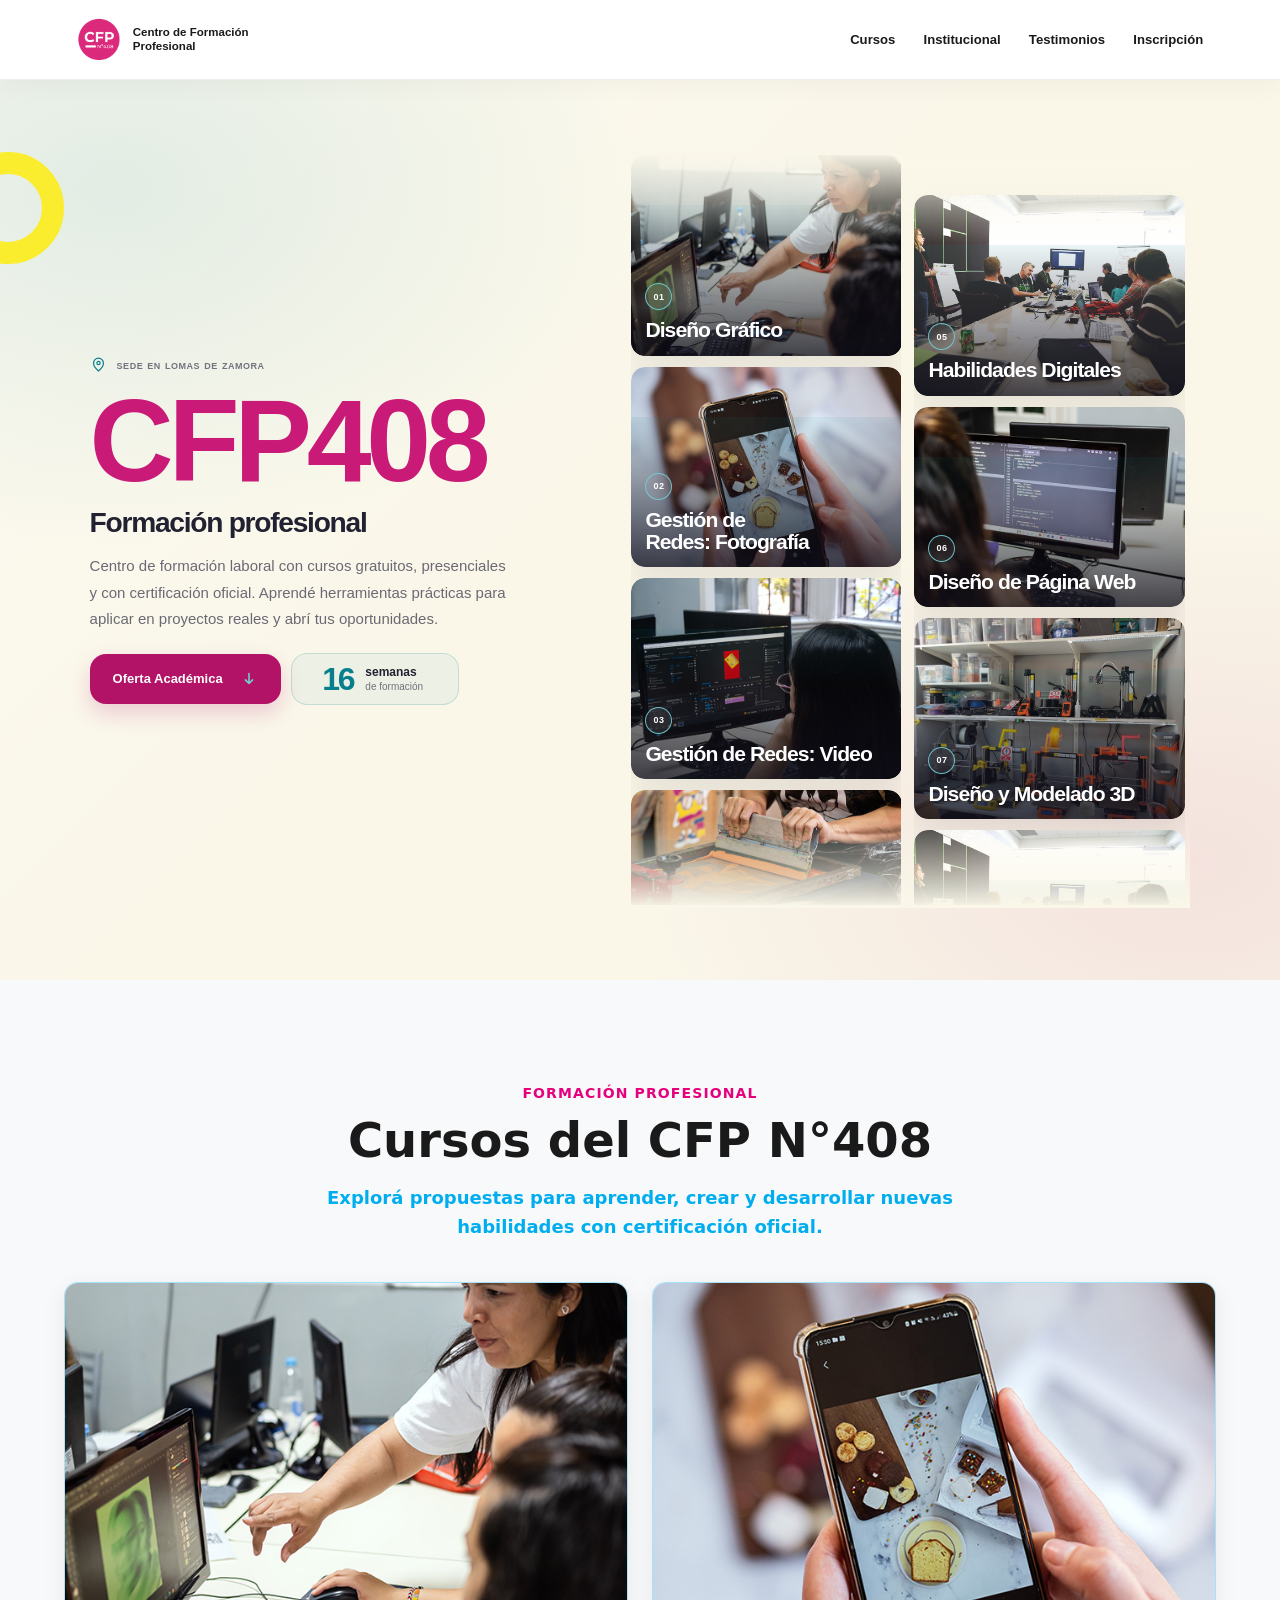
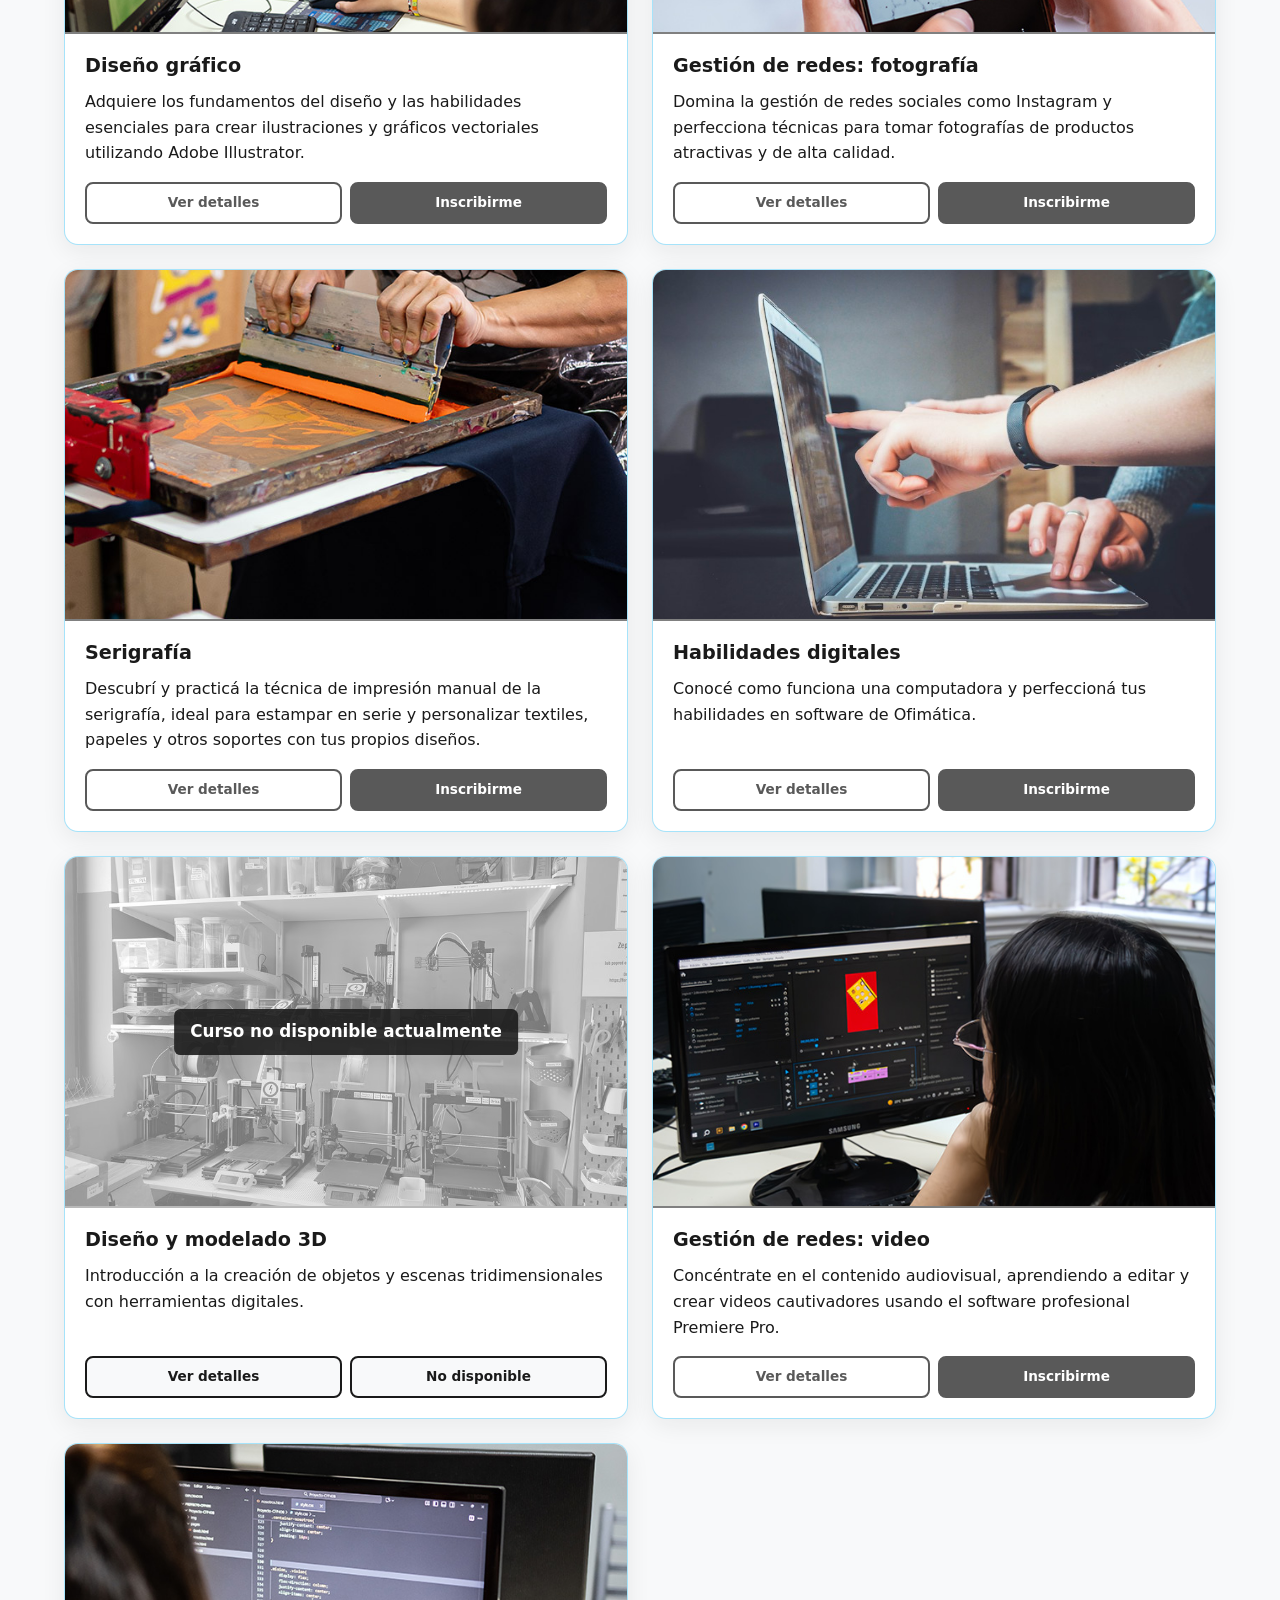
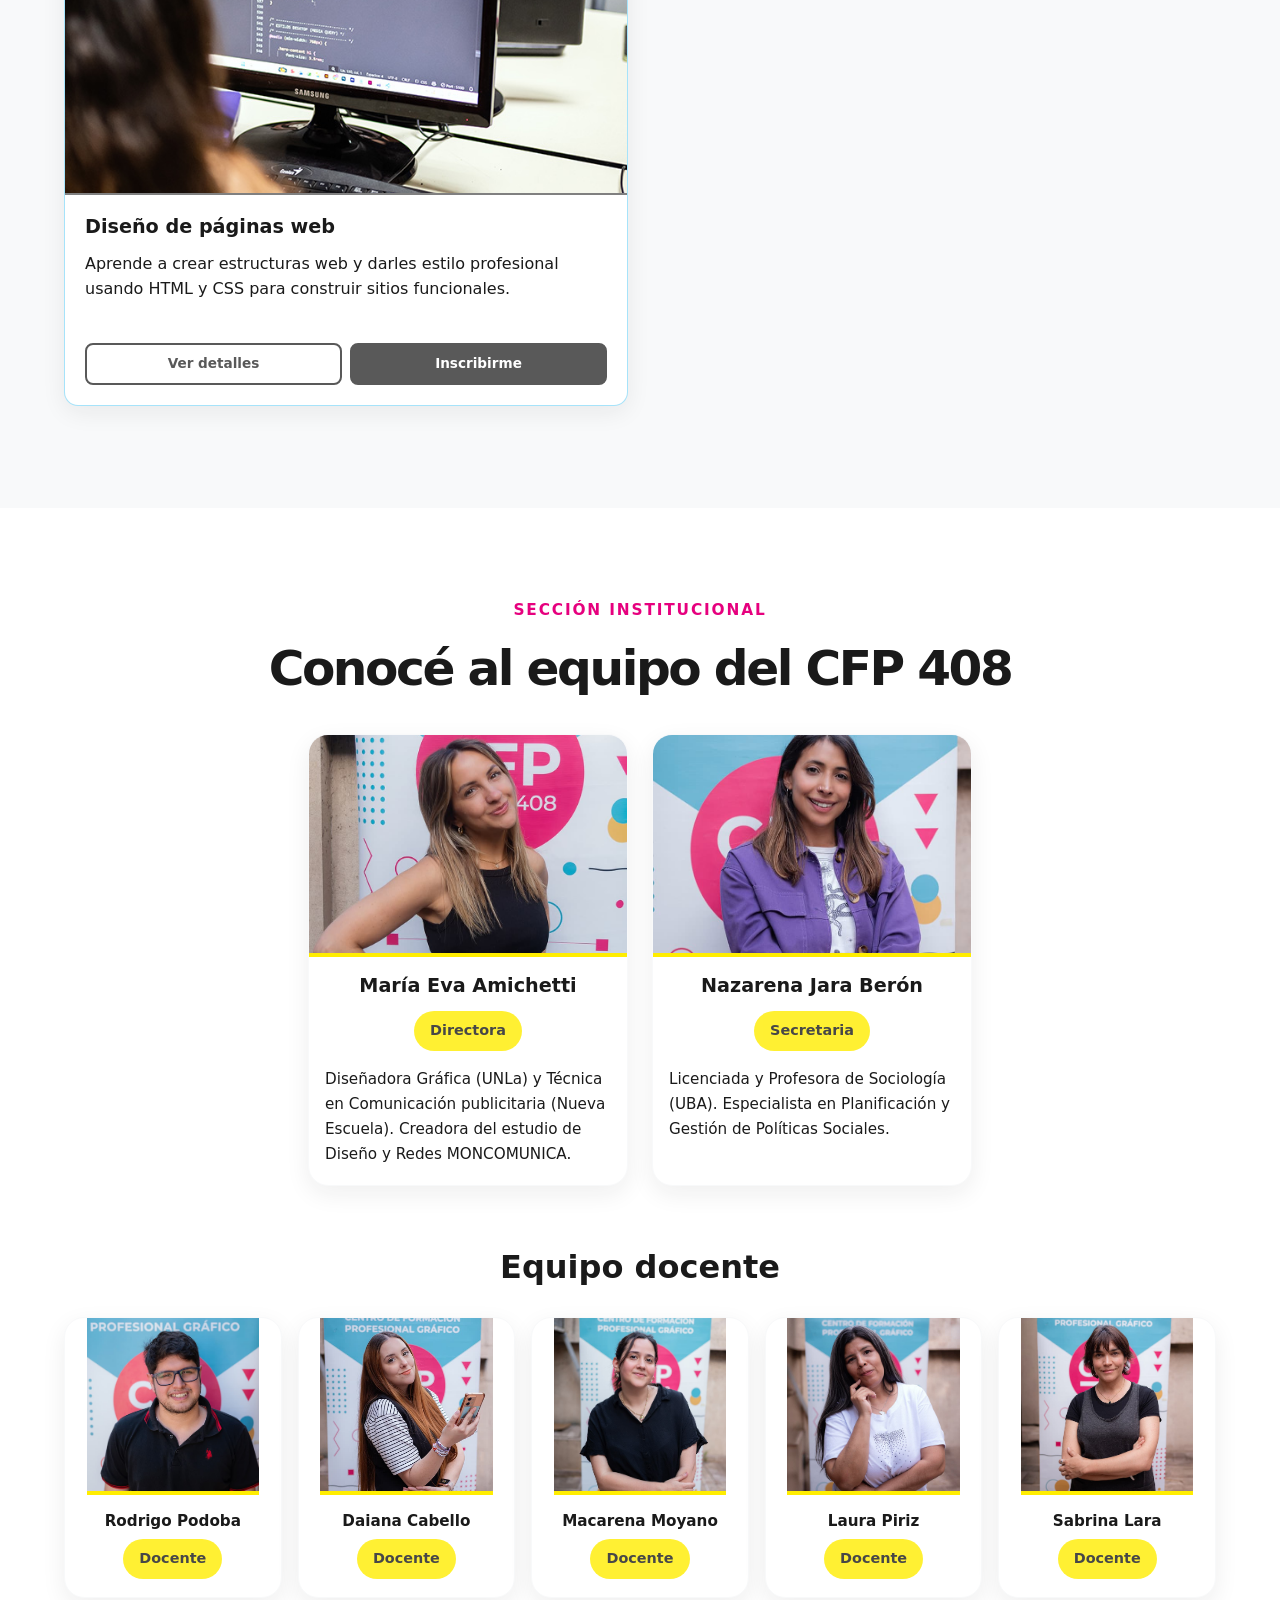
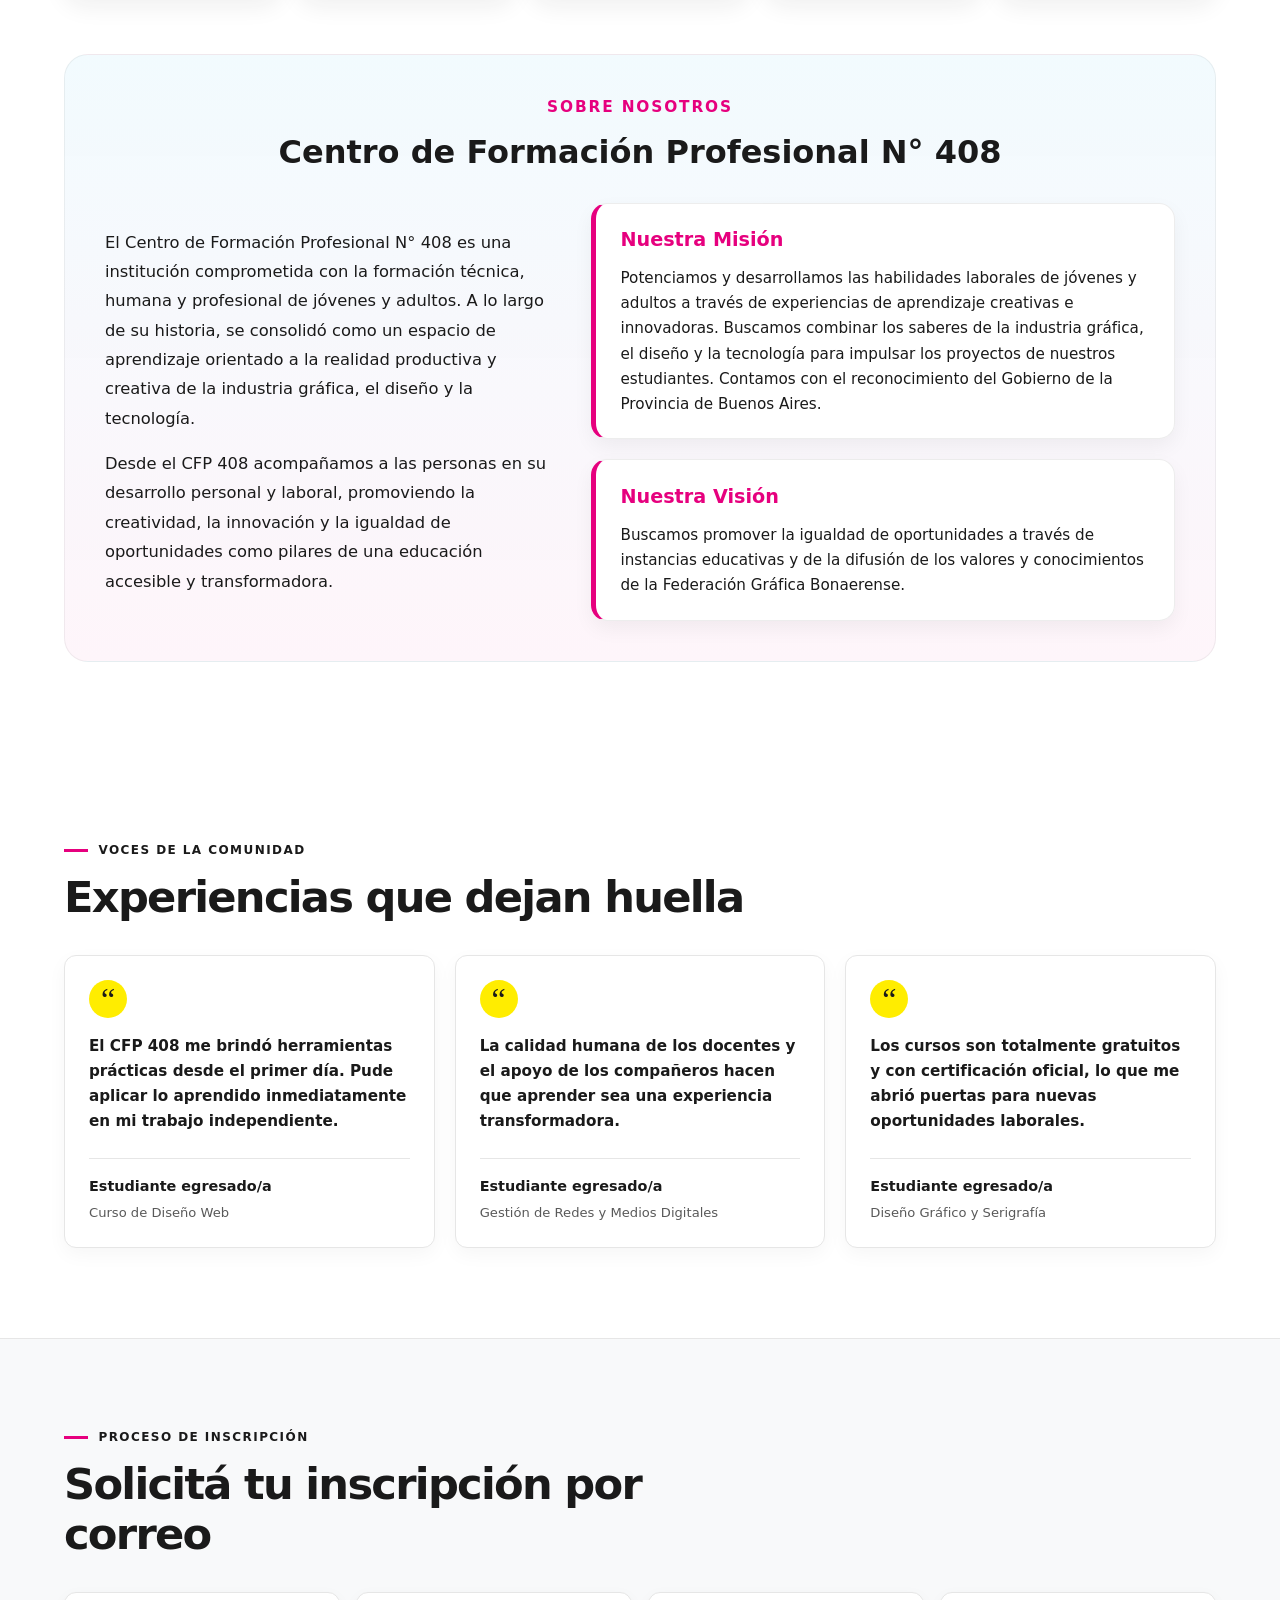
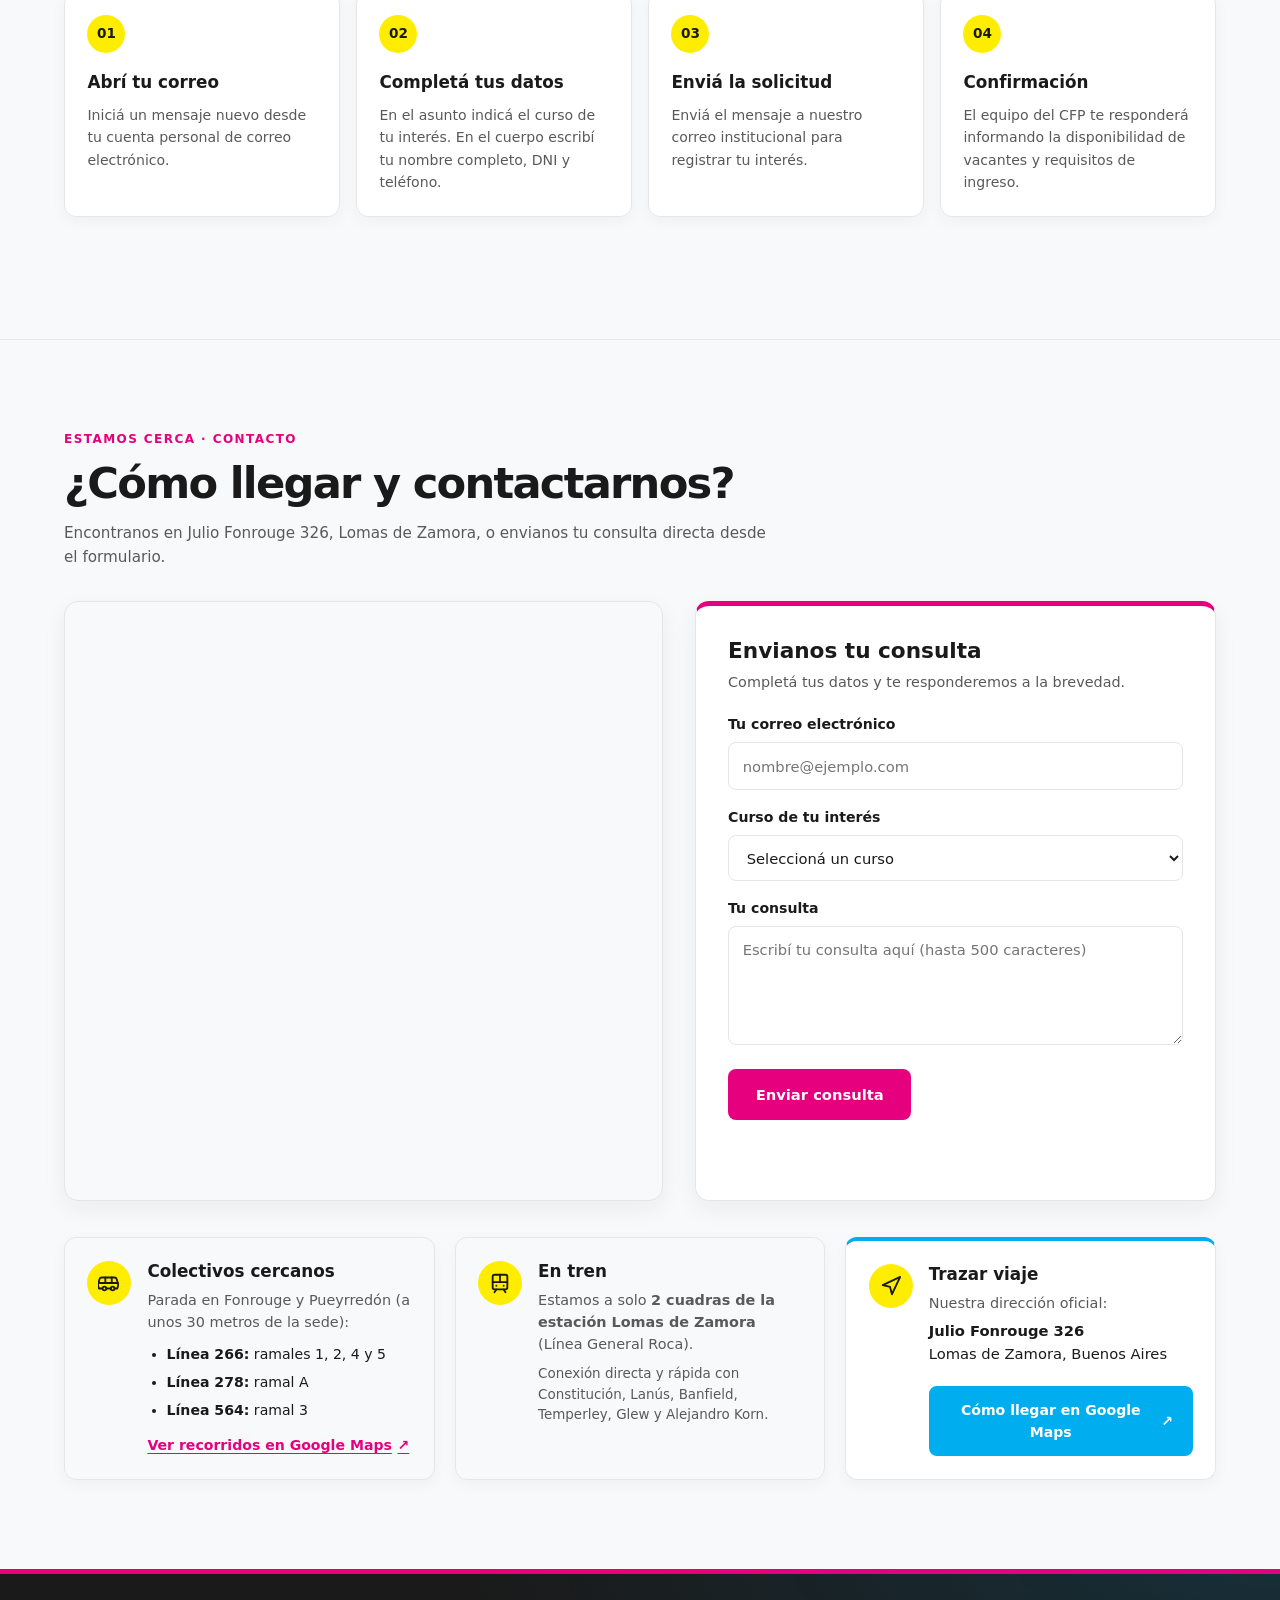
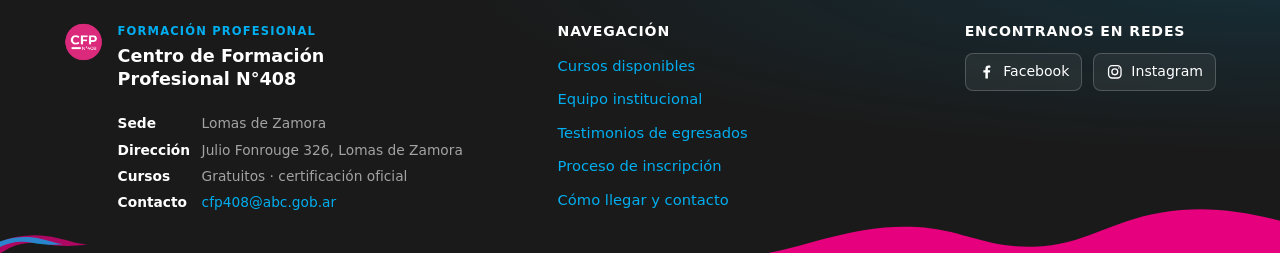
<file: index.html>
<!doctype html>
<html lang="es">
  <head>
    <meta charset="utf-8" />
    <meta name="viewport" content="width=device-width, initial-scale=1" />
    <meta name="theme-color" content="#faf7e9" />
    <meta
      name="description"
      content="Cursos gratuitos de formación profesional con certificación oficial en el CFP N°408."
    />
    <title>CFP N°408 | Centro de Formación Profesional</title>

    <!-- Hojas de estilo modulares -->
    <link rel="stylesheet" href="css/base.css" />
    <link rel="stylesheet" href="css/hero-navbar.css" />
    <link rel="stylesheet" href="css/cursos.css" />
    <link rel="stylesheet" href="css/institucional.css" />
    <link rel="stylesheet" href="css/testimonios-inscripcion.css" />
    <link rel="stylesheet" href="css/como-llegar.css" />
    <link rel="stylesheet" href="css/footer.css" />

    <!-- Scripts funcionales -->
    <script src="js/hero-navbar.js" defer></script>
    <script src="js/cursos.js" defer></script>
    <script src="js/institucional.js" defer></script>
    <script src="js/contacto.js" defer></script>
  </head>
  <body>
    <a class="skip-link" href="#inicio">Saltar al contenido</a>

    <!-- =======================================================================
         1. NAVBAR / NAVEGACIÓN PRINCIPAL (Conservada según lo solicitado)
         ======================================================================= -->
    <header class="site-nav">
      <a class="site-nav__brand" href="#inicio" aria-label="CFP 408, inicio">
        <img class="site-nav__brand-mark" src="assets/Imagenes%20Cursos%20y%20Logo/logo.png" alt="" aria-hidden="true" />
        <span class="site-nav__brand-name">Centro de Formación<br />Profesional</span>
      </a>

      <nav class="site-nav__desktop" aria-label="Navegación principal">
        <a href="#cursos">Cursos</a>
        <a href="#institucional">Institucional</a>
        <a href="#testimonios">Testimonios</a>
        <a href="#inscripcion">Inscripción</a>
      </nav>

      <button
        class="site-nav__toggle"
        type="button"
        aria-label="Abrir menú de navegación"
        aria-expanded="false"
        aria-controls="site-nav-mobile-links"
      >
        <span></span>
        <span></span>
      </button>

      <nav class="site-nav__mobile-nav" id="site-nav-mobile-links" aria-label="Navegación móvil" hidden>
        <a href="#cursos">Cursos</a>
        <a href="#institucional">Institucional</a>
        <a href="#testimonios">Testimonios</a>
        <a href="#inscripcion">Inscripción</a>
      </nav>
    </header>

    <!-- =======================================================================
         2. HERO SECTION (Rediseño completo de fix-HeroSection)
         ======================================================================= -->
    <section class="hero" id="inicio" aria-labelledby="hero-title">
      <div class="hero__copy">
        <p class="hero__eyebrow">
          <svg aria-hidden="true" viewBox="0 0 24 24" fill="none">
            <path d="M19 10.1c0 5-7 11-7 11s-7-6-7-11a7 7 0 1 1 14 0Z" stroke="currentColor" stroke-width="1.7"/>
            <circle cx="12" cy="10" r="2.3" stroke="currentColor" stroke-width="1.7"/>
          </svg>
          sede en lomas de zamora
        </p>
        <h1 class="hero__title" id="hero-title">CFP408</h1>
        <p class="hero__subtitle">Formación profesional</p>
        <p class="hero__description">
          Centro de formación laboral con cursos gratuitos, presenciales y con certificación oficial.
          Aprendé herramientas prácticas para aplicar en proyectos reales y abrí tus oportunidades.
        </p>
        <div class="hero__actions">
          <a class="hero__cta" href="#cursos">
            Oferta Académica
            <svg class="hero__cta-arrow" aria-hidden="true" viewBox="0 0 20 20" fill="none">
              <path d="M10 4v11m-4-4 4 4 4-4" stroke="currentColor" stroke-width="1.7" stroke-linecap="round" stroke-linejoin="round"/>
            </svg>
          </a>
          <div class="hero__duration" aria-label="16 semanas de formación">
            <span class="hero__duration-number">16</span>
            <span class="hero__duration-copy"><strong>semanas</strong><small>de formación</small></span>
          </div>
        </div>
      </div>

      <div class="hero__gallery" role="region" aria-label="Cursos de formación destacados">
        <div class="hero__lane hero__lane--up">
          <div class="hero__track">
            <div class="hero__track-group">
              <article class="hero__course-card">
                <figure class="hero__course-figure">
                  <img src="assets/Imagenes%20Cursos%20y%20Logo/Dise%C3%B1o-G1.jpg" alt="Clase del curso de diseño gráfico" width="1024" height="768" />
                  <figcaption><span class="hero__course-number" aria-hidden="true">01</span><span class="hero__course-title">Diseño Gráfico</span></figcaption>
                </figure>
              </article>
              <article class="hero__course-card">
                <figure class="hero__course-figure">
                  <img src="assets/Imagenes%20Cursos%20y%20Logo/Fotoproducto.jpg" alt="Estudiante fotografiando un producto con su teléfono" width="640" height="960" />
                  <figcaption><span class="hero__course-number" aria-hidden="true">02</span><span class="hero__course-title">Gestión de Redes: Fotografía</span></figcaption>
                </figure>
              </article>
              <article class="hero__course-card">
                <figure class="hero__course-figure">
                  <img src="assets/Imagenes%20Cursos%20y%20Logo/Video-Redes.jpg" alt="Estudiante editando un video para redes sociales" width="1024" height="768" />
                  <figcaption><span class="hero__course-number" aria-hidden="true">03</span><span class="hero__course-title">Gestión de Redes: Video</span></figcaption>
                </figure>
              </article>
              <article class="hero__course-card">
                <figure class="hero__course-figure">
                  <img src="assets/Imagenes%20Cursos%20y%20Logo/Serigrafia.jpg" alt="Estudiante estampando una prenda con serigrafía" width="1024" height="768" />
                  <figcaption><span class="hero__course-number" aria-hidden="true">04</span><span class="hero__course-title">Serigrafía</span></figcaption>
                </figure>
              </article>
            </div>
            <div class="hero__track-group" aria-hidden="true">
              <article class="hero__course-card">
                <figure class="hero__course-figure">
                  <img src="assets/Imagenes%20Cursos%20y%20Logo/Dise%C3%B1o-G1.jpg" alt="Clase del curso de diseño gráfico" width="1024" height="768" />
                  <figcaption><span class="hero__course-number" aria-hidden="true">01</span><span class="hero__course-title">Diseño Gráfico</span></figcaption>
                </figure>
              </article>
              <article class="hero__course-card">
                <figure class="hero__course-figure">
                  <img src="assets/Imagenes%20Cursos%20y%20Logo/Fotoproducto.jpg" alt="Estudiante fotografiando un producto con su teléfono" width="640" height="960" />
                  <figcaption><span class="hero__course-number" aria-hidden="true">02</span><span class="hero__course-title">Gestión de Redes: Fotografía</span></figcaption>
                </figure>
              </article>
              <article class="hero__course-card">
                <figure class="hero__course-figure">
                  <img src="assets/Imagenes%20Cursos%20y%20Logo/Video-Redes.jpg" alt="Estudiante editando un video para redes sociales" width="1024" height="768" />
                  <figcaption><span class="hero__course-number" aria-hidden="true">03</span><span class="hero__course-title">Gestión de Redes: Video</span></figcaption>
                </figure>
              </article>
              <article class="hero__course-card">
                <figure class="hero__course-figure">
                  <img src="assets/Imagenes%20Cursos%20y%20Logo/Serigrafia.jpg" alt="Estudiante estampando una prenda con serigrafía" width="1024" height="768" />
                  <figcaption><span class="hero__course-number" aria-hidden="true">04</span><span class="hero__course-title">Serigrafía</span></figcaption>
                </figure>
              </article>
            </div>
          </div>
        </div>

        <div class="hero__lane hero__lane--down">
          <div class="hero__track">
            <div class="hero__track-group">
              <article class="hero__course-card">
                <figure class="hero__course-figure">
                  <img src="assets/cursos/galeria-habilidades-profesionales.jpg" alt="Personas trabajando juntas en una reunión de equipo" width="1024" height="683" />
                  <figcaption><span class="hero__course-number" aria-hidden="true">05</span><span class="hero__course-title">Habilidades Digitales</span></figcaption>
                </figure>
              </article>
              <article class="hero__course-card">
                <figure class="hero__course-figure">
                  <img src="assets/Imagenes%20Cursos%20y%20Logo/Pagina-Web.jpg" alt="Estudiante trabajando en el diseño de una página web" width="1024" height="663" />
                  <figcaption><span class="hero__course-number" aria-hidden="true">06</span><span class="hero__course-title">Diseño de Página Web</span></figcaption>
                </figure>
              </article>
              <article class="hero__course-card">
                <figure class="hero__course-figure">
                  <img src="assets/cursos/modelado-3d.jpg" alt="Impresoras 3D trabajando en un taller de fabricación digital" />
                  <figcaption><span class="hero__course-number" aria-hidden="true">07</span><span class="hero__course-title">Diseño y Modelado 3D</span></figcaption>
                </figure>
              </article>
            </div>
            <div class="hero__track-group" aria-hidden="true">
              <article class="hero__course-card">
                <figure class="hero__course-figure">
                  <img src="assets/cursos/galeria-habilidades-profesionales.jpg" alt="Personas trabajando juntas en una reunión de equipo" width="1024" height="683" />
                  <figcaption><span class="hero__course-number" aria-hidden="true">05</span><span class="hero__course-title">Habilidades Digitales</span></figcaption>
                </figure>
              </article>
              <article class="hero__course-card">
                <figure class="hero__course-figure">
                  <img src="assets/Imagenes%20Cursos%20y%20Logo/Pagina-Web.jpg" alt="Estudiante trabajando en el diseño de una página web" width="1024" height="663" />
                  <figcaption><span class="hero__course-number" aria-hidden="true">06</span><span class="hero__course-title">Diseño de Página Web</span></figcaption>
                </figure>
              </article>
              <article class="hero__course-card">
                <figure class="hero__course-figure">
                  <img src="assets/cursos/modelado-3d.jpg" alt="Impresoras 3D trabajando en un taller de fabricación digital" />
                  <figcaption><span class="hero__course-number" aria-hidden="true">07</span><span class="hero__course-title">Diseño y Modelado 3D</span></figcaption>
                </figure>
              </article>
            </div>
          </div>
        </div>
      </div>
    </section>

    <main id="contenido">
      <!-- =======================================================================
           3. SECCIÓN: CURSOS (Rediseño a 2 tarjetas de fix-tarjetas-cursos)
           ======================================================================= -->
      <section class="courses" id="cursos" aria-labelledby="courses-title">
        <div class="courses__container">
          <header class="courses__intro">
            <p class="courses__eyebrow">Formación profesional</p>
            <h2 class="courses__title" id="courses-title">Cursos del CFP N°408</h2>
            <p class="courses__description">
              Explorá propuestas para aprender, crear y desarrollar nuevas habilidades con certificación oficial.
            </p>
          </header>

          <div class="courses__grid">
            <!-- Curso 1 -->
            <article class="course-card" data-course-id="diseno-grafico-1">
              <img
                class="course-card__image"
                src="assets/Imagenes%20Cursos%20y%20Logo/Dise%C3%B1o-G1.jpg"
                alt="Estudiantes trabajando en el diseño de una composición gráfica"
                width="640"
                height="400"
              />
              <div class="course-card__content">
                <h3 class="course-card__title">Diseño gráfico</h3>
                <p class="course-card__description">
                  Adquiere los fundamentos del diseño y las habilidades esenciales para crear ilustraciones y gráficos vectoriales utilizando Adobe Illustrator.
                </p>
                <div class="course-card__actions">
                  <a class="course-card__button course-card__button--detail" href="curso.html?id=diseno-grafico-1">
                    Ver detalles
                  </a>
                  <a
                    class="course-card__button"
                    href="#inscripcion"
                    data-course-registration
                    aria-label="Inscribirme en Diseño gráfico"
                  >
                    Inscribirme
                  </a>
                </div>
              </div>
            </article>

            <!-- Curso 2 (antes 3) -->
            <article class="course-card" data-course-id="gestion-redes-fotoproducto">
              <img
                class="course-card__image"
                src="assets/Imagenes%20Cursos%20y%20Logo/Fotoproducto.jpg"
                alt="Estudiante fotografiando un producto con su teléfono"
                width="640"
                height="400"
              />
              <div class="course-card__content">
                <h3 class="course-card__title">Gestión de redes: fotografía</h3>
                <p class="course-card__description">
                  Domina la gestión de redes sociales como Instagram y perfecciona técnicas para tomar fotografías de productos atractivas y de alta calidad.
                </p>
                <div class="course-card__actions">
                  <a class="course-card__button course-card__button--detail" href="curso.html?id=gestion-redes-fotoproducto">
                    Ver detalles
                  </a>
                  <a
                    class="course-card__button"
                    href="#inscripcion"
                    data-course-registration
                    aria-label="Inscribirme en Gestión de redes: fotografía"
                  >
                    Inscribirme
                  </a>
                </div>
              </div>
            </article>

            <!-- Curso 3 (antes 4) -->
            <article class="course-card" data-course-id="serigrafia">
              <img
                class="course-card__image"
                src="assets/Imagenes%20Cursos%20y%20Logo/Serigrafia.jpg"
                alt="Estudiante estampando una prenda con serigrafía"
                width="640"
                height="400"
              />
              <div class="course-card__content">
                <h3 class="course-card__title">Serigrafía</h3>
                <p class="course-card__description">
                  Descubrí y practicá la técnica de impresión manual de la serigrafía, ideal para estampar en serie y personalizar textiles, papeles y otros soportes con tus propios diseños.
                </p>
                <div class="course-card__actions">
                  <a class="course-card__button course-card__button--detail" href="curso.html?id=serigrafia">
                    Ver detalles
                  </a>
                  <a
                    class="course-card__button"
                    href="#inscripcion"
                    data-course-registration
                    aria-label="Inscribirme en Serigrafía"
                  >
                    Inscribirme
                  </a>
                </div>
              </div>
            </article>

            <!-- Curso 4 (antes 5) -->
            <article class="course-card" data-course-id="habilidades-digitales">
              <img
                class="course-card__image"
                src="assets/cursos/habilidades-digitales.jpg"
                alt="Espacio de trabajo con computadora de escritorio y cuaderno de notas"
                width="640"
                height="400"
              />
              <div class="course-card__content">
                <h3 class="course-card__title">Habilidades digitales</h3>
                <p class="course-card__description">
                  Conocé como funciona una computadora y perfeccioná tus habilidades en software de Ofimática.
                </p>
                <div class="course-card__actions">
                  <a class="course-card__button course-card__button--detail" href="curso.html?id=habilidades-digitales">
                    Ver detalles
                  </a>
                  <a
                    class="course-card__button"
                    href="#inscripcion"
                    data-course-registration
                    aria-label="Inscribirme en Habilidades digitales"
                  >
                    Inscribirme
                  </a>
                </div>
              </div>
            </article>

            <!-- Curso 5 (antes 6) -->
            <article class="course-card" data-course-id="modelado-3d" data-available="false">
              <figure class="course-card__media">
                <img
                  class="course-card__image"
                  src="assets/cursos/modelado-3d.jpg"
                  alt="Impresoras 3D trabajando en un taller de fabricación digital"
                  width="640"
                  height="400"
                />
                <span class="course-card__image-status" aria-hidden="true">
                  Curso no disponible actualmente
                </span>
              </figure>
              <div class="course-card__content">
                <h3 class="course-card__title">Diseño y modelado 3D</h3>
                <p class="course-card__description">
                  Introducción a la creación de objetos y escenas tridimensionales con herramientas digitales.
                </p>
                <div class="course-card__actions">
                  <a class="course-card__button course-card__button--detail" href="curso.html?id=modelado-3d">
                    Ver detalles
                  </a>
                  <a
                    class="course-card__button"
                    data-course-registration
                    aria-label="Inscribirme en Diseño y modelado 3D"
                    aria-disabled="true"
                  >
                    Inscripción no disponible
                  </a>
                </div>
              </div>
            </article>

            <!-- Curso 6 (antes 7) -->
            <article class="course-card" data-course-id="gestion-redes-video">
              <img
                class="course-card__image"
                src="assets/Imagenes%20Cursos%20y%20Logo/Video-Redes.jpg"
                alt="Estudiante editando un video para redes sociales"
                width="640"
                height="400"
              />
              <div class="course-card__content">
                <h3 class="course-card__title">Gestión de redes: video</h3>
                <p class="course-card__description">
                  Concéntrate en el contenido audiovisual, aprendiendo a editar y crear videos cautivadores usando el software profesional Premiere Pro.
                </p>
                <div class="course-card__actions">
                  <a class="course-card__button course-card__button--detail" href="curso.html?id=gestion-redes-video">
                    Ver detalles
                  </a>
                  <a
                    class="course-card__button"
                    href="#inscripcion"
                    data-course-registration
                    aria-label="Inscribirme en Gestión de redes: video"
                  >
                    Inscribirme
                  </a>
                </div>
              </div>
            </article>

            <!-- Curso 7 (antes 8) -->
            <article class="course-card" data-course-id="diseno-web">
              <img
                class="course-card__image"
                src="assets/Imagenes%20Cursos%20y%20Logo/Pagina-Web.jpg"
                alt="Estudiante trabajando en el diseño de una página web"
                width="640"
                height="400"
              />
              <div class="course-card__content">
                <h3 class="course-card__title">Diseño de páginas web</h3>
                <p class="course-card__description">
                  Aprende a crear estructuras web y darles estilo profesional usando HTML y CSS para construir sitios funcionales.
                </p>
                <div class="course-card__actions">
                  <a class="course-card__button course-card__button--detail" href="curso.html?id=diseno-web">
                    Ver detalles
                  </a>
                  <a
                    class="course-card__button"
                    href="#inscripcion"
                    data-course-registration
                    aria-label="Inscribirme en Diseño de páginas web"
                  >
                    Inscribirme
                  </a>
                </div>
              </div>
            </article>
          </div>
        </div>
      </section>

      <!-- =======================================================================
           4. SECCIÓN: INSTITUCIONAL (Actualización de fix-institucional)
           ======================================================================= -->
      <section class="institutional" id="institucional" aria-labelledby="institutional-title">
        <div class="institutional__container">
          <header class="institutional__header">
            <p class="institutional__eyebrow">Sección institucional</p>
            <h2 class="institutional__title" id="institutional-title">Conocé al equipo del CFP 408</h2>
          </header>

          <!-- Equipo Directivo -->
          <div class="institutional__team institutional__leadership">
            <article class="institutional__card">
              <div class="institutional__photo-placeholder">
                <img
                  class="institutional__leadership-photo"
                  src="assets/imagenes%20profe/Eva.jpg"
                  alt="María Eva Amichetti, directora"
                  width="500"
                  height="350"
                  loading="lazy"
                  decoding="async"
                />
              </div>
              <div class="institutional__card-content">
                <h3 class="institutional__name">María Eva Amichetti</h3>
                <button class="institutional__role" type="button" disabled>Directora</button>
                <p class="institutional__bio">
                  Diseñadora Gráfica (UNLa) y Técnica en Comunicación publicitaria (Nueva Escuela). Creadora del estudio de Diseño y Redes MONCOMUNICA.
                </p>
              </div>
            </article>

            <article class="institutional__card">
              <div class="institutional__photo-placeholder">
                <img
                  class="institutional__leadership-photo"
                  src="assets/imagenes%20profe/Nazarena.jpg"
                  alt="Nazarena Jara Berón, secretaria"
                  width="500"
                  height="350"
                  loading="lazy"
                  decoding="async"
                />
              </div>
              <div class="institutional__card-content">
                <h3 class="institutional__name">Nazarena Jara Berón</h3>
                <button class="institutional__role" type="button" disabled>Secretaria</button>
                <p class="institutional__bio">
                  Licenciada y Profesora de Sociología (UBA). Especialista en Planificación y Gestión de Políticas Sociales.
                </p>
              </div>
            </article>
          </div>

          <!-- Equipo Docente -->
          <section class="institutional__faculty-section" aria-labelledby="institutional-faculty-title">
            <h3 class="institutional__group-title" id="institutional-faculty-title">Equipo docente</h3>
            <div class="institutional__team institutional__faculty">
              <article class="institutional__card">
                <img
                  class="institutional__faculty-photo"
                  src="assets/imagenes%20profe/Rodrigo.jpg"
                  alt="Rodrigo Podoba, docente"
                  width="500"
                  height="350"
                  loading="lazy"
                  decoding="async"
                />
                <div class="institutional__card-content">
                  <h4 class="institutional__name">Rodrigo Podoba</h4>
                  <button class="institutional__role" type="button" disabled>Docente</button>
                </div>
              </article>

              <article class="institutional__card">
                <img
                  class="institutional__faculty-photo"
                  src="assets/imagenes%20profe/daiana.jpg"
                  alt="Daiana Cabello, docente"
                  width="500"
                  height="350"
                  loading="lazy"
                  decoding="async"
                />
                <div class="institutional__card-content">
                  <h4 class="institutional__name">Daiana Cabello</h4>
                  <button class="institutional__role" type="button" disabled>Docente</button>
                </div>
              </article>

              <article class="institutional__card">
                <img
                  class="institutional__faculty-photo"
                  src="assets/imagenes%20profe/Macarena.jpg"
                  alt="Macarena Moyano, docente"
                  width="500"
                  height="350"
                  loading="lazy"
                  decoding="async"
                />
                <div class="institutional__card-content">
                  <h4 class="institutional__name">Macarena Moyano</h4>
                  <button class="institutional__role" type="button" disabled>Docente</button>
                </div>
              </article>

              <article class="institutional__card">
                <img
                  class="institutional__faculty-photo"
                  src="assets/imagenes%20profe/Laura.jpg"
                  alt="Laura Piriz, docente"
                  width="500"
                  height="350"
                  loading="lazy"
                  decoding="async"
                />
                <div class="institutional__card-content">
                  <h4 class="institutional__name">Laura Piriz</h4>
                  <button class="institutional__role" type="button" disabled>Docente</button>
                </div>
              </article>

              <article class="institutional__card">
                <img
                  class="institutional__faculty-photo"
                  src="assets/imagenes%20profe/Sabrina.jpg"
                  alt="Sabrina Lara, docente"
                  width="500"
                  height="350"
                  loading="lazy"
                  decoding="async"
                />
                <div class="institutional__card-content">
                  <h4 class="institutional__name">Sabrina Lara</h4>
                  <button class="institutional__role" type="button" disabled>Docente</button>
                </div>
              </article>
            </div>
          </section>

          <!-- Sobre Nosotros / Misión y Visión -->
          <section class="institutional__about" aria-labelledby="institutional-about-title">
            <div class="institutional__about-header">
              <p class="institutional__eyebrow">Sobre nosotros</p>
              <h3 class="institutional__group-title" id="institutional-about-title">Centro de Formación Profesional N° 408</h3>
            </div>

            <div class="institutional__about-grid">
              <div class="institutional__about-copy">
                <p>
                  El Centro de Formación Profesional N° 408 es una institución comprometida con la formación
                  técnica, humana y profesional de jóvenes y adultos. A lo largo de su historia, se consolidó como
                  un espacio de aprendizaje orientado a la realidad productiva y creativa de la industria gráfica,
                  el diseño y la tecnología.
                </p>
                <p>
                  Desde el CFP 408 acompañamos a las personas en su desarrollo personal y laboral, promoviendo la
                  creatividad, la innovación y la igualdad de oportunidades como pilares de una educación accesible y
                  transformadora.
                </p>
              </div>

              <div class="institutional__about-panels">
                <article class="institutional__about-card">
                  <h4>Nuestra Misión</h4>
                  <p>
                    Potenciamos y desarrollamos las habilidades laborales de jóvenes y adultos a través de experiencias
                    de aprendizaje creativas e innovadoras. Buscamos combinar los saberes de la industria gráfica, el
                    diseño y la tecnología para impulsar los proyectos de nuestros estudiantes. Contamos con el
                    reconocimiento del Gobierno de la Provincia de Buenos Aires.
                  </p>
                </article>

                <article class="institutional__about-card">
                  <h4>Nuestra Visión</h4>
                  <p>
                    Buscamos promover la igualdad de oportunidades a través de instancias educativas y de la difusión
                    de los valores y conocimientos de la Federación Gráfica Bonaerense.
                  </p>
                </article>
              </div>
            </div>
          </section>
        </div>
      </section>

      <!-- =======================================================================
           5. SECCIÓN: TESTIMONIOS DE EGRESADOS
           ======================================================================= -->
      <section class="testimonials" id="testimonios" aria-labelledby="testimonials-title">
        <div class="testimonials__container">
          <div class="section-heading">
            <div>
              <p class="section-eyebrow">Voces de la comunidad</p>
              <h2 id="testimonials-title">Experiencias que dejan huella</h2>
            </div>
          </div>

          <div class="testimonial-grid">
            <article class="testimonial-card">
              <span class="quote-mark" aria-hidden="true">“</span>
              <blockquote>
                <p>El CFP 408 me brindó herramientas prácticas desde el primer día. Pude aplicar lo aprendido inmediatamente en mi trabajo independiente.</p>
              </blockquote>
              <div class="testimonial-credit">
                <p class="person-name">Estudiante egresado/a</p>
                <p class="course-name">Curso de Diseño Web</p>
              </div>
            </article>

            <article class="testimonial-card">
              <span class="quote-mark" aria-hidden="true">“</span>
              <blockquote>
                <p>La calidad humana de los docentes y el apoyo de los compañeros hacen que aprender sea una experiencia transformadora.</p>
              </blockquote>
              <div class="testimonial-credit">
                <p class="person-name">Estudiante egresado/a</p>
                <p class="course-name">Gestión de Redes y Medios Digitales</p>
              </div>
            </article>

            <article class="testimonial-card">
              <span class="quote-mark" aria-hidden="true">“</span>
              <blockquote>
                <p>Los cursos son totalmente gratuitos y con certificación oficial, lo que me abrió puertas para nuevas oportunidades laborales.</p>
              </blockquote>
              <div class="testimonial-credit">
                <p class="person-name">Estudiante egresado/a</p>
                <p class="course-name">Diseño Gráfico y Serigrafía</p>
              </div>
            </article>
          </div>
        </div>
      </section>

      <!-- =======================================================================
           6. SECCIÓN: PROCESO DE INSCRIPCIÓN
           ======================================================================= -->
      <section class="enrollment" id="inscripcion" aria-labelledby="enrollment-title">
        <div class="enrollment__container">
          <div class="section-heading">
            <div>
              <p class="section-eyebrow">Proceso de inscripción</p>
              <h2 id="enrollment-title">Solicitá tu inscripción por correo</h2>
            </div>
          </div>

          <ol class="steps-list">
            <li class="step-card">
              <span class="step-number" aria-hidden="true">01</span>
              <div>
                <h3>Abrí tu correo</h3>
                <p>Iniciá un mensaje nuevo desde tu cuenta personal de correo electrónico.</p>
              </div>
            </li>
            <li class="step-card">
              <span class="step-number" aria-hidden="true">02</span>
              <div>
                <h3>Completá tus datos</h3>
                <p>En el asunto indicá el curso de tu interés. En el cuerpo escribí tu nombre completo, DNI y teléfono.</p>
              </div>
            </li>
            <li class="step-card">
              <span class="step-number" aria-hidden="true">03</span>
              <div>
                <h3>Enviá la solicitud</h3>
                <p>Enviá el mensaje a nuestro correo institucional para registrar tu interés.</p>
              </div>
            </li>
            <li class="step-card">
              <span class="step-number" aria-hidden="true">04</span>
              <div>
                <h3>Confirmación</h3>
                <p>El equipo del CFP te responderá informando la disponibilidad de vacantes y requisitos de ingreso.</p>
              </div>
            </li>
          </ol>
        </div>
      </section>

      <!-- =======================================================================
           6. SECCIÓN: CÓMO LLEGAR Y CONTACTO
           ======================================================================= -->
      <section class="contact-location" id="como-llegar" aria-labelledby="contact-location-title">
        <div class="contact-location__container">
          <div class="contact-location__heading">
            <p class="contact-location__eyebrow">Estamos cerca · Contacto</p>
            <h2 id="contact-location-title">¿Cómo llegar y contactarnos?</h2>
            <p class="contact-location__lead">
              Encontranos en Julio Fonrouge 326, Lomas de Zamora, o envianos tu consulta directa desde el formulario.
            </p>
          </div>

          <!-- Fila superior: Mapa de un lado y Formulario al costado -->
          <div class="contact-location__main-grid">
            <div class="contact-location__map">
              <iframe
                title="Mapa de Julio Fonrouge 326, Lomas de Zamora"
                src="https://www.google.com/maps?q=Julio+Fonrouge+326%2C+Lomas+de+Zamora%2C+Buenos+Aires&amp;output=embed"
                loading="lazy"
                referrerpolicy="no-referrer-when-downgrade"
                allowfullscreen
              ></iframe>
            </div>

            <div class="contact-location__form-wrapper" id="contacto">
              <form id="contact-form" class="contact-form" action="mailto:cfp408@abc.gob.ar" method="post" enctype="text/plain">
                <div class="contact-form__heading">
                  <h3 class="contact-form__title">Envianos tu consulta</h3>
                  <p class="contact-form__subtitle">Completá tus datos y te responderemos a la brevedad.</p>
                </div>

                <div class="contact-form__field">
                  <label for="contact-email">Tu correo electrónico</label>
                  <input
                    id="contact-email"
                    name="correo"
                    type="email"
                    autocomplete="email"
                    placeholder="nombre@ejemplo.com"
                    required
                  />
                </div>

                <div class="contact-form__field">
                  <label for="contact-course">Curso de tu interés</label>
                  <select id="contact-course" name="curso" required>
                    <option value="" selected disabled>Seleccioná un curso</option>
                    <option>Diseño Gráfico</option>
                    <option>Gestión de redes: Fotografía</option>
                    <option>Serigrafía</option>
                    <option>Habilidades digitales</option>
                    <option>Diseño y modelado 3D</option>
                    <option>Gestión de redes: Video</option>
                    <option>Diseño de páginas web</option>
                  </select>
                </div>

                <div class="contact-form__field">
                  <label for="contact-message">Tu consulta</label>
                  <textarea
                    id="contact-message"
                    name="consulta"
                    rows="4"
                    maxlength="500"
                    placeholder="Escribí tu consulta aquí (hasta 500 caracteres)"
                    required
                  ></textarea>
                </div>

                <div class="contact-form__submit">
                  <button class="contact-form__button" type="submit">Enviar consulta</button>
                </div>

                <p id="contact-status" class="contact-form__status" role="status" aria-live="polite"></p>
                <a
                  id="contact-fallback"
                  class="contact-form__fallback"
                  href="#"
                  target="_blank"
                  rel="noopener noreferrer"
                  hidden
                >
                  Abrir el borrador de consulta
                </a>
              </form>
            </div>
          </div>

          <!-- Fila inferior: Información de colectivos, trenes y viaje -->
          <div class="contact-location__transport-grid">
            <article class="transport-card">
              <span class="transport-card__icon" aria-hidden="true">
                <svg width="22" height="22" viewBox="0 0 24 24" fill="none" stroke="currentColor" stroke-width="2" stroke-linecap="round" stroke-linejoin="round">
                  <path d="M8 6v6"/>
                  <path d="M15 6v6"/>
                  <path d="M2 12h19.6"/>
                  <path d="M18 18h3s.5-1.7.8-2.8c.1-.4.2-.8.2-1.2 0-.4-.1-.8-.2-1.2l-1.4-5C20.1 6.8 19.1 6 18 6H4C2.9 6 1.9 6.8 1.6 7.8L.2 12.8c-.1.4-.2.8-.2 1.2 0 .4.1.8.2 1.2.3 1.1.8 2.8.8 2.8h3"/>
                  <circle cx="7" cy="18" r="2"/>
                  <path d="M9 18h5"/>
                  <circle cx="16" cy="18" r="2"/>
                </svg>
              </span>
              <div class="transport-card__content">
                <h3>Colectivos cercanos</h3>
                <p>Parada en Fonrouge y Pueyrredón (a unos 30 metros de la sede):</p>
                <ul class="transport-card__list" aria-label="Líneas de colectivo y ramales">
                  <li><strong>Línea 266:</strong> ramales 1, 2, 4 y 5</li>
                  <li><strong>Línea 278:</strong> ramal A</li>
                  <li><strong>Línea 564:</strong> ramal 3</li>
                </ul>
                <a
                  class="transport-card__link"
                  href="https://www.google.com/maps/dir/?api=1&amp;destination=Julio+Fonrouge+326%2C+Lomas+de+Zamora%2C+Buenos+Aires&amp;travelmode=transit"
                  target="_blank"
                  rel="noopener noreferrer"
                >
                  Ver recorridos en Google Maps <span aria-hidden="true">↗</span>
                </a>
              </div>
            </article>

            <article class="transport-card">
              <span class="transport-card__icon" aria-hidden="true">
                <svg width="22" height="22" viewBox="0 0 24 24" fill="none" stroke="currentColor" stroke-width="2" stroke-linecap="round" stroke-linejoin="round">
                  <rect width="16" height="16" x="4" y="3" rx="2"/>
                  <path d="M4 11h16"/>
                  <path d="M12 3v8"/>
                  <path d="m8 19-2 3"/>
                  <path d="m18 22-2-3"/>
                  <path d="M8 15h0"/>
                  <path d="M16 15h0"/>
                </svg>
              </span>
              <div class="transport-card__content">
                <h3>En tren</h3>
                <p>
                  Estamos a solo <strong>2 cuadras de la estación Lomas de Zamora</strong> (Línea General Roca).
                </p>
                <p class="transport-card__note">
                  Conexión directa y rápida con Constitución, Lanús, Banfield, Temperley, Glew y Alejandro Korn.
                </p>
              </div>
            </article>

            <article class="transport-card transport-card--directions">
              <span class="transport-card__icon" aria-hidden="true">
                <svg width="22" height="22" viewBox="0 0 24 24" fill="none" stroke="currentColor" stroke-width="2" stroke-linecap="round" stroke-linejoin="round">
                  <polygon points="3 11 22 2 13 21 11 13 3 11"/>
                </svg>
              </span>
              <div class="transport-card__content">
                <h3>Trazar viaje</h3>
                <p>Nuestra dirección oficial:</p>
                <address class="transport-card__address">
                  <strong>Julio Fonrouge 326</strong><br />
                  Lomas de Zamora, Buenos Aires
                </address>
                <a
                  class="transport-card__button"
                  href="https://www.google.com/maps/dir/?api=1&amp;destination=Julio+Fonrouge+326%2C+Lomas+de+Zamora%2C+Buenos+Aires"
                  target="_blank"
                  rel="noopener noreferrer"
                >
                  Cómo llegar en Google Maps <span aria-hidden="true">↗</span>
                </a>
              </div>
            </article>
          </div>
        </div>
      </section>
    </main>

    <!-- =======================================================================
         7. FOOTER / PIE DE PÁGINA
         ======================================================================= -->
    <footer class="site-footer">
      <svg class="site-footer__wave" viewBox="0 0 520 80" preserveAspectRatio="none" aria-hidden="true" focusable="false">
        <path fill="#E6007E" d="M0 80C45 68 93 38 151 43c48 4 69 30 119 28 51-2 77-37 130-49 43-10 82-2 120 12v46H0V80Z"/>
      </svg>
      <svg class="site-footer__wave site-footer__wave--small" viewBox="0 0 520 80" preserveAspectRatio="none" aria-hidden="true" focusable="false">
        <path fill="#E6007E" fill-opacity=".72" d="M0 80V43C52 20 104 18 155 31c28 7 52 18 82 20-40 7-79 7-119-2C72 40 37 51 0 80Z"/>
        <path fill="#00AEEF" fill-opacity=".75" d="M0 59V42c39-16 76-17 112-8 19 5 38 13 59 17-28 3-56 1-84-5C53 38 26 45 0 59Z"/>
      </svg>

      <div class="site-footer__container">
        <div class="site-footer__main">
          <section class="site-footer__institution" aria-labelledby="site-footer-title">
            <div class="site-footer__brand">
              <img class="site-footer__brand-mark" src="assets/Imagenes%20Cursos%20y%20Logo/logo.png" alt="" aria-hidden="true" />
              <div>
                <p class="site-footer__eyebrow">Formación profesional</p>
                <h2 class="site-footer__title" id="site-footer-title">
                  Centro de Formación Profesional N°408
                </h2>
              </div>
            </div>
            <address class="site-footer__contact">
              <p><strong>Sede</strong><span>Lomas de Zamora</span></p>
              <p class="site-footer__address">
                <strong>Dirección</strong>
                <span>Julio Fonrouge 326, Lomas de Zamora</span>
              </p>
              <p><strong>Cursos</strong><span>Gratuitos · certificación oficial</span></p>
              <p><strong>Contacto</strong><a href="mailto:cfp408@abc.gob.ar">cfp408@abc.gob.ar</a></p>
            </address>
          </section>

          <nav class="site-footer__navigation" aria-labelledby="site-footer-navigation-title">
            <h2 class="site-footer__heading" id="site-footer-navigation-title">Navegación</h2>
            <ul class="site-footer__link-list">
              <li><a href="#cursos">Cursos disponibles</a></li>
              <li><a href="#institucional">Equipo institucional</a></li>
              <li><a href="#testimonios">Testimonios de egresados</a></li>
              <li><a href="#inscripcion">Proceso de inscripción</a></li>
              <li><a href="#como-llegar">Cómo llegar y contacto</a></li>
            </ul>
          </nav>

          <section class="site-footer__social" aria-labelledby="site-footer-social-title">
            <h2 class="site-footer__heading" id="site-footer-social-title">Encontranos en redes</h2>
            <ul class="site-footer__social-list">
              <li>
                <a
                  class="site-footer__social-link"
                  href="https://www.facebook.com/"
                  target="_blank"
                  rel="noopener noreferrer"
                  aria-label="Abrir Facebook del CFP 408"
                >
                  <svg class="site-footer__social-icon" viewBox="0 0 24 24" aria-hidden="true" focusable="false">
                    <path d="M13.5 21v-8h2.7l.4-3.1h-3.1v-2c0-.9.3-1.5 1.6-1.5h1.7V3.6c-.3 0-1.3-.1-2.5-.1-2.5 0-4.2 1.5-4.2 4.3v2.1H7.3V13h2.8v8h3.4Z"/>
                  </svg>
                  <span>Facebook</span>
                </a>
              </li>
              <li>
                <a
                  class="site-footer__social-link"
                  href="https://www.instagram.com/"
                  target="_blank"
                  rel="noopener noreferrer"
                  aria-label="Abrir Instagram del CFP 408"
                >
                  <svg class="site-footer__social-icon" viewBox="0 0 24 24" aria-hidden="true" focusable="false">
                    <rect x="3.5" y="3.5" width="17" height="17" rx="5"/>
                    <circle cx="12" cy="12" r="4"/>
                    <circle class="site-footer__social-icon-dot" cx="17.5" cy="6.8" r="1"/>
                  </svg>
                  <span>Instagram</span>
                </a>
              </li>
            </ul>
          </section>
        </div>
      </div>
    </footer>
  </body>
</html>
</file>
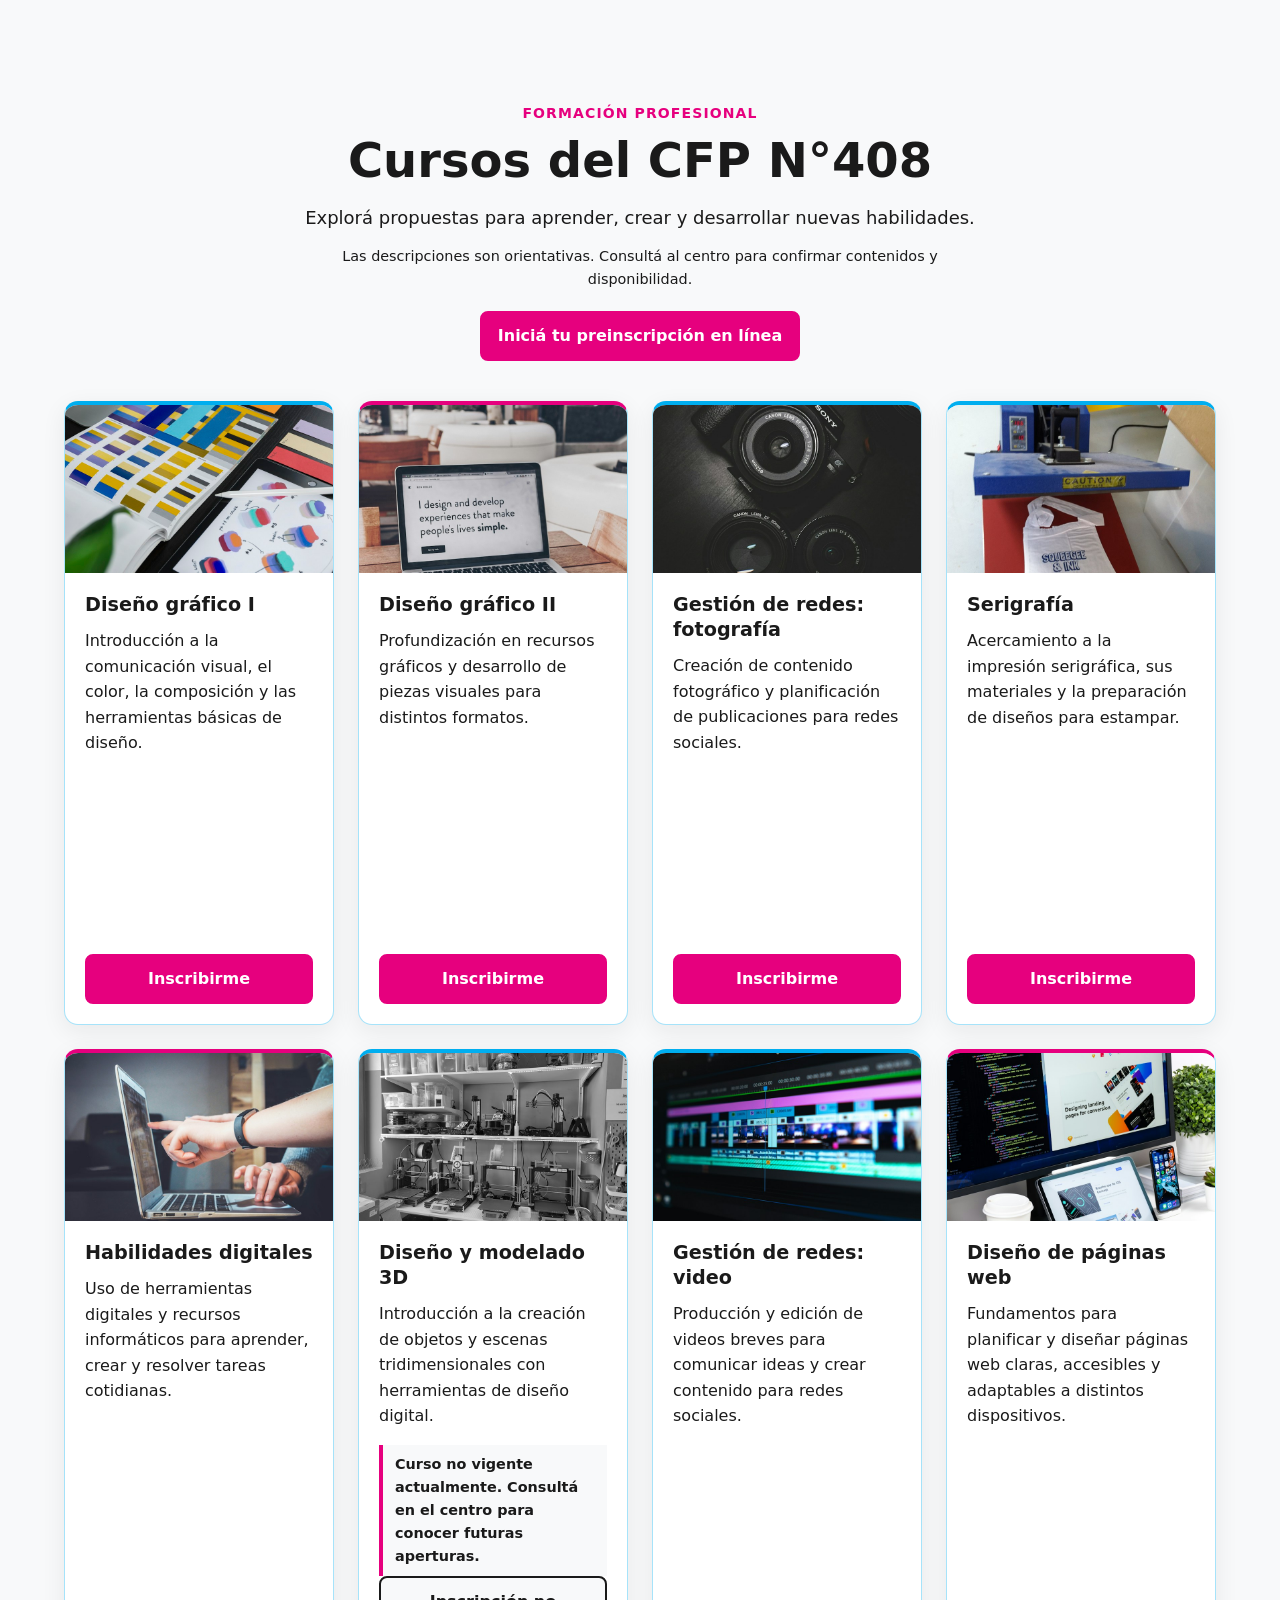
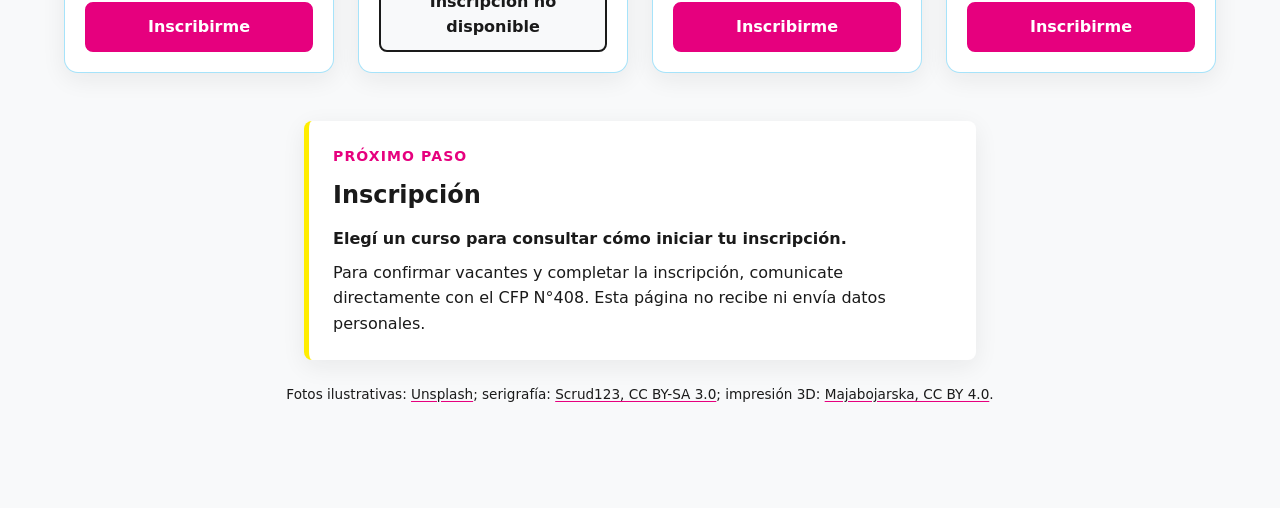
<file: cursos.html>
<!doctype html>
<html lang="es">
  <head>
    <meta charset="utf-8">
    <meta name="viewport" content="width=device-width, initial-scale=1">
    <meta
      name="description"
      content="Conocé los cursos de formación profesional del CFP N°408."
    >
    <title>Cursos | CFP N°408</title>
    <link rel="stylesheet" href="styles/cursos.css">
    <script src="scripts/cursos.js" defer></script>
  </head>
  <body>
    <main>
      <section class="courses" id="cursos" aria-labelledby="courses-title">
        <div class="courses__container">
          <header class="courses__intro">
            <p class="courses__eyebrow">Formación profesional</p>
            <h1 class="courses__title" id="courses-title">Cursos del CFP N°408</h1>
            <p class="courses__description">
              Explorá propuestas para aprender, crear y desarrollar nuevas
              habilidades.
            </p>
            <p class="courses__note">
              Las descripciones son orientativas. Consultá al centro para
              confirmar contenidos y disponibilidad.
            </p>
            <a class="courses__cta" href="#inscripcion">
              Iniciá tu preinscripción en línea
            </a>
          </header>

          <div class="courses__grid">
            <article class="course-card">
              <img
                class="course-card__image"
                src="assets/cursos/diseno-grafico-1.jpg"
                alt="Muestras de color y bocetos de una composición gráfica sobre una mesa de trabajo"
                width="640"
                height="400"
              >
              <div class="course-card__content">
                <h2 class="course-card__title">Diseño gráfico I</h2>
                <p class="course-card__description">
                  Introducción a la comunicación visual, el color, la
                  composición y las herramientas básicas de diseño.
                </p>
                <a
                  class="course-card__button"
                  href="#inscripcion"
                  data-course-registration
                  aria-label="Inscribirme en Diseño gráfico I"
                >
                  Inscribirme
                </a>
              </div>
            </article>

            <article class="course-card">
              <img
                class="course-card__image"
                src="assets/cursos/diseno-grafico-2.jpg"
                alt="Computadora portátil con un proyecto de diseño visual abierto"
                width="640"
                height="400"
              >
              <div class="course-card__content">
                <h2 class="course-card__title">Diseño gráfico II</h2>
                <p class="course-card__description">
                  Profundización en recursos gráficos y desarrollo de piezas
                  visuales para distintos formatos.
                </p>
                <a
                  class="course-card__button"
                  href="#inscripcion"
                  data-course-registration
                  aria-label="Inscribirme en Diseño gráfico II"
                >
                  Inscribirme
                </a>
              </div>
            </article>

            <article class="course-card">
              <img
                class="course-card__image"
                src="assets/cursos/redes-fotografia.jpg"
                alt="Cámara fotográfica y lentes preparados para tomar fotografías"
                width="640"
                height="400"
              >
              <div class="course-card__content">
                <h2 class="course-card__title">Gestión de redes: fotografía</h2>
                <p class="course-card__description">
                  Creación de contenido fotográfico y planificación de
                  publicaciones para redes sociales.
                </p>
                <a
                  class="course-card__button"
                  href="#inscripcion"
                  data-course-registration
                  aria-label="Inscribirme en Gestión de redes: fotografía"
                >
                  Inscribirme
                </a>
              </div>
            </article>

            <article class="course-card">
              <img
                class="course-card__image"
                src="assets/cursos/serigrafia.jpg"
                alt="Prensa térmica utilizada para fijar una impresión serigráfica sobre una prenda"
                width="640"
                height="400"
              >
              <div class="course-card__content">
                <h2 class="course-card__title">Serigrafía</h2>
                <p class="course-card__description">
                  Acercamiento a la impresión serigráfica, sus materiales y la
                  preparación de diseños para estampar.
                </p>
                <a
                  class="course-card__button"
                  href="#inscripcion"
                  data-course-registration
                  aria-label="Inscribirme en Serigrafía"
                >
                  Inscribirme
                </a>
              </div>
            </article>

            <article class="course-card">
              <img
                class="course-card__image"
                src="assets/cursos/habilidades-digitales.jpg"
                alt="Personas aprendiendo a utilizar una computadora portátil"
                width="640"
                height="400"
              >
              <div class="course-card__content">
                <h2 class="course-card__title">Habilidades digitales</h2>
                <p class="course-card__description">
                  Uso de herramientas digitales y recursos informáticos para
                  aprender, crear y resolver tareas cotidianas.
                </p>
                <a
                  class="course-card__button"
                  href="#inscripcion"
                  data-course-registration
                  aria-label="Inscribirme en Habilidades digitales"
                >
                  Inscribirme
                </a>
              </div>
            </article>

            <article
              class="course-card"
              data-course-id="modelado-3d"
              data-available="false"
            >
              <img
                class="course-card__image"
                src="assets/cursos/modelado-3d.jpg"
                alt="Impresoras 3D trabajando en un taller de fabricación digital"
                width="640"
                height="400"
              >
              <div class="course-card__content">
                <h2 class="course-card__title">Diseño y modelado 3D</h2>
                <p class="course-card__description">
                  Introducción a la creación de objetos y escenas
                  tridimensionales con herramientas de diseño digital.
                </p>
                <p class="course-card__status" data-course-status>
                  Consultar disponibilidad en el centro.
                </p>
                <a
                  class="course-card__button"
                  data-course-registration
                  aria-label="Inscribirme en Diseño y modelado 3D"
                  aria-disabled="true"
                >
                  Inscripción no disponible
                </a>
              </div>
            </article>

            <article class="course-card">
              <img
                class="course-card__image"
                src="assets/cursos/redes-video.jpg"
                alt="Línea de tiempo de un programa de edición de video en pantalla"
                width="640"
                height="400"
              >
              <div class="course-card__content">
                <h2 class="course-card__title">Gestión de redes: video</h2>
                <p class="course-card__description">
                  Producción y edición de videos breves para comunicar ideas y
                  crear contenido para redes sociales.
                </p>
                <a
                  class="course-card__button"
                  href="#inscripcion"
                  data-course-registration
                  aria-label="Inscribirme en Gestión de redes: video"
                >
                  Inscribirme
                </a>
              </div>
            </article>

            <article class="course-card">
              <img
                class="course-card__image"
                src="assets/cursos/diseno-web.jpg"
                alt="Computadora mostrando el diseño de un sitio web"
                width="640"
                height="400"
              >
              <div class="course-card__content">
                <h2 class="course-card__title">Diseño de páginas web</h2>
                <p class="course-card__description">
                  Fundamentos para planificar y diseñar páginas web claras,
                  accesibles y adaptables a distintos dispositivos.
                </p>
                <a
                  class="course-card__button"
                  href="#inscripcion"
                  data-course-registration
                  aria-label="Inscribirme en Diseño de páginas web"
                >
                  Inscribirme
                </a>
              </div>
            </article>
          </div>

          <section class="registration" id="inscripcion" aria-labelledby="registration-title">
            <p class="courses__eyebrow">Próximo paso</p>
            <h2 class="registration__title" id="registration-title">Inscripción</h2>
            <p class="registration__selection" data-registration-selection aria-live="polite">
              Elegí un curso para consultar cómo iniciar tu inscripción.
            </p>
            <p class="registration__description">
              Para confirmar vacantes y completar la inscripción, comunicate
              directamente con el CFP N°408. Esta página no recibe ni envía
              datos personales.
            </p>
          </section>
          <p class="courses__credits">
            Fotos ilustrativas:
            <a href="https://unsplash.com/" rel="noreferrer">Unsplash</a>;
            serigrafía:
            <a
              href="https://commons.wikimedia.org/wiki/File:Heat_press_for_fabirc_screen_printing.jpg"
              rel="noreferrer"
            >Scrud123, CC BY-SA 3.0</a>;
            impresión 3D:
            <a
              href="https://commons.wikimedia.org/wiki/File:3D_printer_farm_at_Hackerspace_Wroc%C5%82aw.jpg"
              rel="noreferrer"
            >Majabojarska, CC BY 4.0</a>.
          </p>
        </div>
      </section>
    </main>
  </body>
</html>
</file>
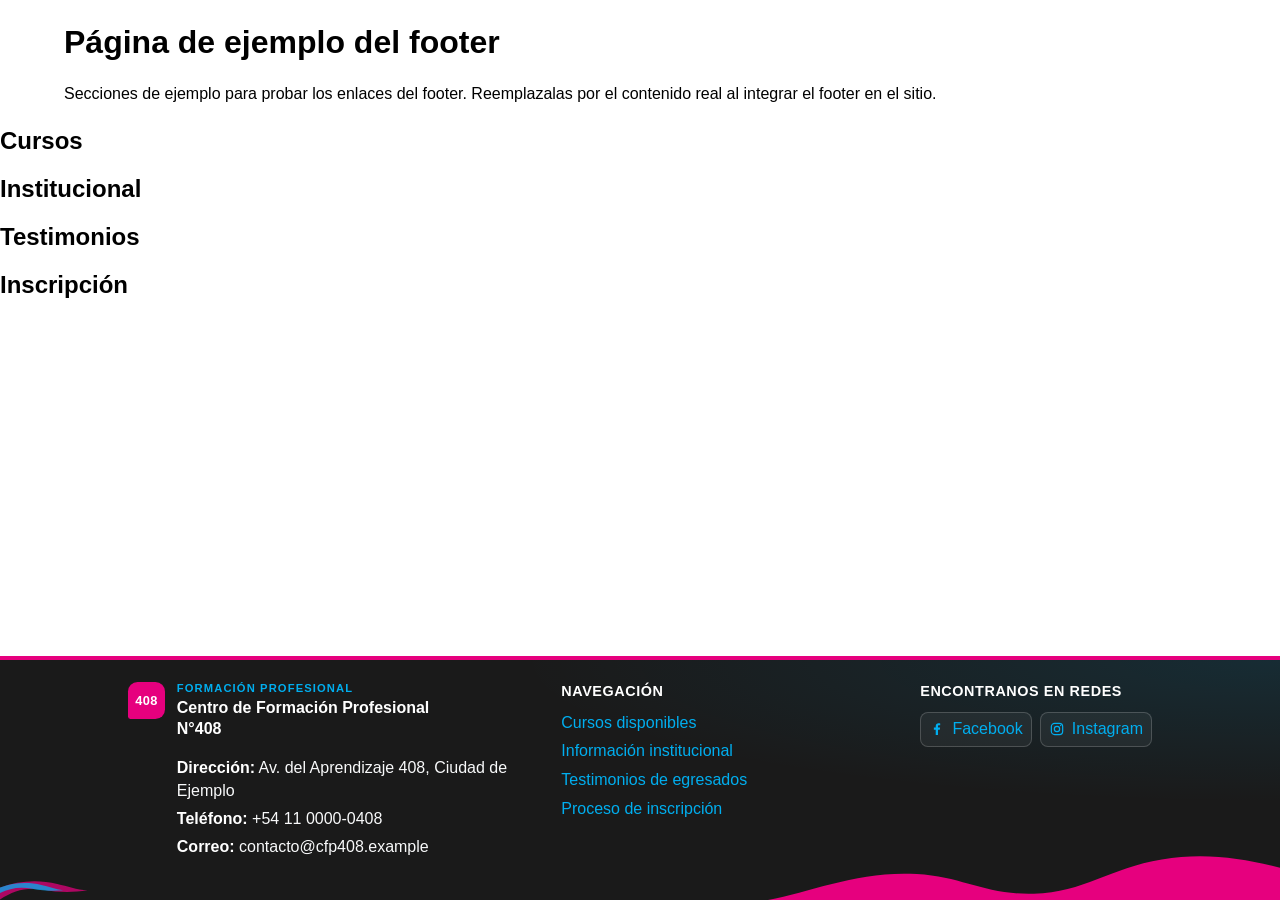
<file: footer.html>
<!doctype html>
<html lang="es">
  <head>
    <meta charset="utf-8">
    <meta name="viewport" content="width=device-width, initial-scale=1">
    <meta name="theme-color" content="#1A1A1A">
    <title>Centro de Formación Profesional N°408</title>
    <link rel="stylesheet" href="footer.css">
  </head>
  <body>
    <main>
      <h1 class="site-footer__page-title">Página de ejemplo del footer</h1>
      <p class="site-footer__page-description">
        Secciones de ejemplo para probar los enlaces del footer. Reemplazalas por el contenido
        real al integrar el footer en el sitio.
      </p>
      <section id="cursos"><h2>Cursos</h2></section>
      <section id="institucional"><h2>Institucional</h2></section>
      <section id="testimonios"><h2>Testimonios</h2></section>
      <section id="inscripcion"><h2>Inscripción</h2></section>
    </main>

    <footer class="site-footer">
      <svg class="site-footer__wave" viewBox="0 0 520 80" preserveAspectRatio="none" aria-hidden="true" focusable="false">
        <path fill="#E6007E" d="M0 80C45 68 93 38 151 43c48 4 69 30 119 28 51-2 77-37 130-49 43-10 82-2 120 12v46H0V80Z"/>
      </svg>
      <svg class="site-footer__wave site-footer__wave--small" viewBox="0 0 520 80" preserveAspectRatio="none" aria-hidden="true" focusable="false">
        <path fill="#E6007E" fill-opacity=".72" d="M0 80V43C52 20 104 18 155 31c28 7 52 18 82 20-40 7-79 7-119-2C72 40 37 51 0 80Z"/>
        <path fill="#00AEEF" fill-opacity=".75" d="M0 59V42c39-16 76-17 112-8 19 5 38 13 59 17-28 3-56 1-84-5C53 38 26 45 0 59Z"/>
      </svg>
      <div class="site-footer__container">
        <div class="site-footer__main">
          <section class="site-footer__institution" aria-labelledby="site-footer-title">
            <div class="site-footer__brand">
              <span class="site-footer__brand-mark" aria-hidden="true">408</span>
              <div>
                <p class="site-footer__eyebrow">Formación profesional</p>
                <h2 class="site-footer__title" id="site-footer-title">
                  Centro de Formación Profesional N°408
                </h2>
              </div>
            </div>
            <address class="site-footer__contact">
              <p><strong>Dirección:</strong> Av. del Aprendizaje 408, Ciudad de Ejemplo</p>
              <p><strong>Teléfono:</strong> +54 11 0000-0408</p>
              <p><strong>Correo:</strong> contacto@cfp408.example</p>
            </address>
          </section>

          <nav class="site-footer__navigation" aria-labelledby="site-footer-navigation-title">
            <h2 class="site-footer__heading" id="site-footer-navigation-title">Navegación</h2>
            <ul class="site-footer__link-list">
              <li><a href="#cursos">Cursos disponibles</a></li>
              <li><a href="#institucional">Información institucional</a></li>
              <li><a href="#testimonios">Testimonios de egresados</a></li>
              <li><a href="#inscripcion">Proceso de inscripción</a></li>
            </ul>
          </nav>

          <section class="site-footer__social" aria-labelledby="site-footer-social-title">
            <h2 class="site-footer__heading" id="site-footer-social-title">Encontranos en redes</h2>
            <ul class="site-footer__social-list">
              <li>
                <a
                  class="site-footer__social-link"
                  href="https://www.facebook.com/login/"
                  target="_blank"
                  rel="noopener noreferrer"
                  aria-label="Abrir Facebook"
                >
                  <svg class="site-footer__social-icon" viewBox="0 0 24 24" aria-hidden="true" focusable="false">
                    <path d="M13.5 21v-8h2.7l.4-3.1h-3.1v-2c0-.9.3-1.5 1.6-1.5h1.7V3.6c-.3 0-1.3-.1-2.5-.1-2.5 0-4.2 1.5-4.2 4.3v2.1H7.3V13h2.8v8h3.4Z"/>
                  </svg>
                  <span>Facebook</span>
                </a>
              </li>
              <li>
                <a
                  class="site-footer__social-link"
                  href="https://www.instagram.com/accounts/login/"
                  target="_blank"
                  rel="noopener noreferrer"
                  aria-label="Abrir Instagram"
                >
                  <svg class="site-footer__social-icon" viewBox="0 0 24 24" aria-hidden="true" focusable="false">
                    <rect x="3.5" y="3.5" width="17" height="17" rx="5"/>
                    <circle cx="12" cy="12" r="4"/>
                    <circle class="site-footer__social-icon-dot" cx="17.5" cy="6.8" r="1"/>
                  </svg>
                  <span>Instagram</span>
                </a>
              </li>
            </ul>
          </section>
        </div>
      </div>
    </footer>
  </body>
</html>
</file>
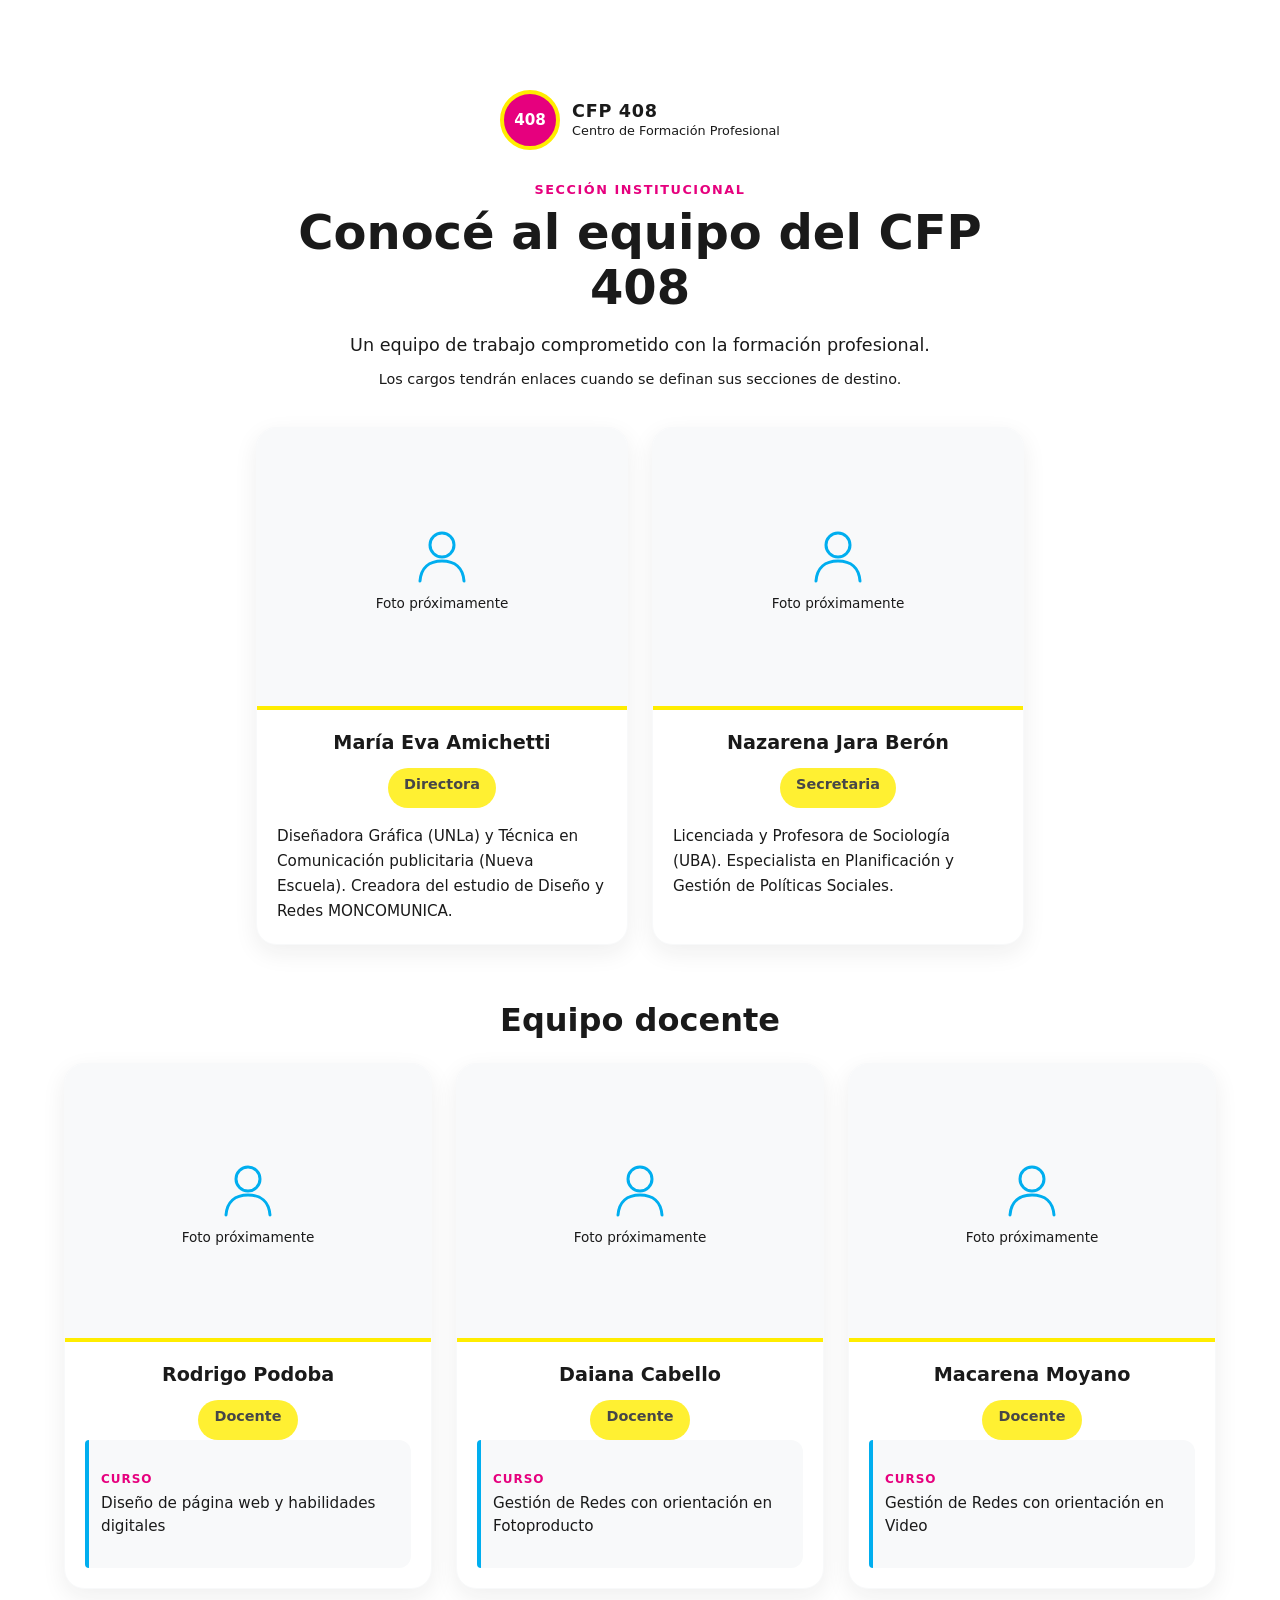
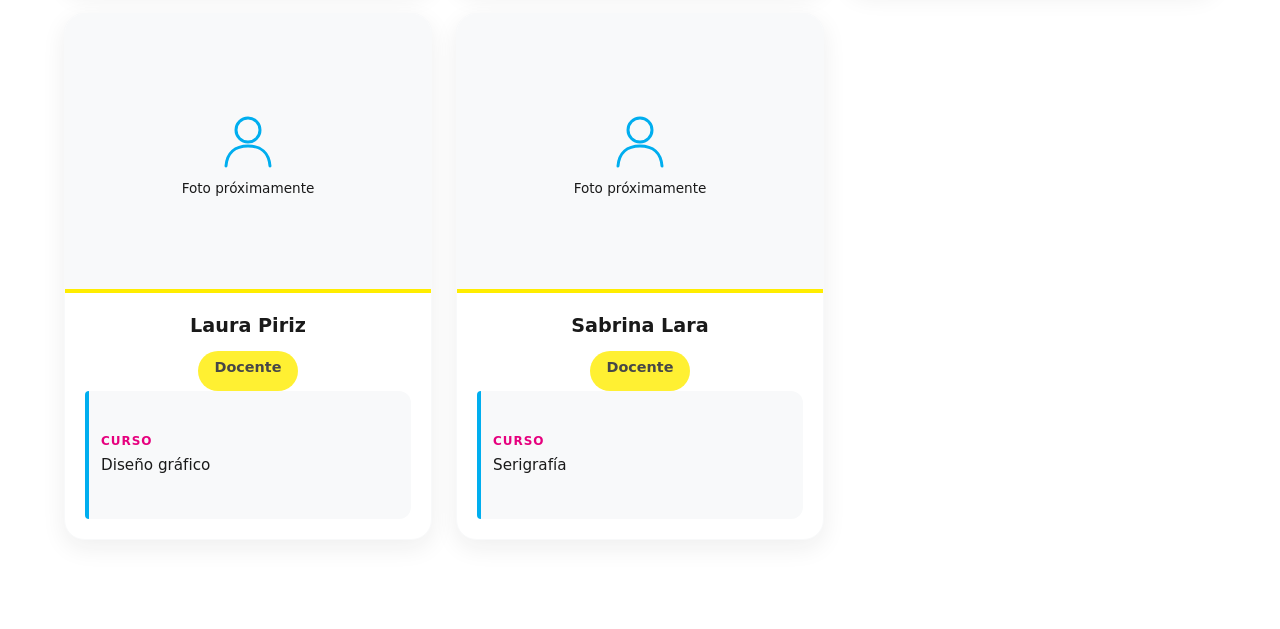
<file: institucional.html>
<!doctype html>
<html lang="es">
  <head>
    <meta charset="utf-8">
    <meta name="viewport" content="width=device-width, initial-scale=1">
    <meta
      name="description"
      content="Conocé al equipo de trabajo del Centro de Formación Profesional 408."
    >
    <title>Institucional | CFP 408</title>
    <link rel="stylesheet" href="institucional.css">
    <script src="institucional.js" defer></script>
  </head>
  <body class="institutional-page">
    <main>
      <section class="institutional" id="institucional" aria-labelledby="institutional-title">
        <div class="institutional__container">
          <header class="institutional__header">
            <div class="institutional__brand">
              <span class="institutional__brand-mark" aria-hidden="true">408</span>
              <span class="institutional__brand-copy">
                <strong>CFP 408</strong>
                <span>Centro de Formación Profesional</span>
              </span>
            </div>

            <p class="institutional__eyebrow">Sección institucional</p>
            <h1 class="institutional__title" id="institutional-title">Conocé al equipo del CFP 408</h1>
            <p class="institutional__intro">
              Un equipo de trabajo comprometido con la formación profesional.
            </p>
            <p class="institutional__link-note">
              Los cargos tendrán enlaces cuando se definan sus secciones de destino.
            </p>
          </header>

          <div class="institutional__team institutional__leadership">
      <article class="institutional__card">
        <div class="institutional__photo-placeholder">
          <svg class="institutional__avatar" viewBox="0 0 64 64" aria-hidden="true" focusable="false">
            <circle cx="32" cy="22" r="12"></circle>
            <path d="M10 58c1-13 9-20 22-20s21 7 22 20"></path>
          </svg>
          <span>Foto próximamente</span>
        </div>
        <div class="institutional__card-content">
          <h3 class="institutional__name">María Eva Amichetti</h3>
          <button class="institutional__role" type="button" data-destino="" disabled>
            Directora
          </button>
          <p class="institutional__bio">
            Diseñadora Gráfica (UNLa) y Técnica en Comunicación publicitaria (Nueva Escuela).
            Creadora del estudio de Diseño y Redes MONCOMUNICA.
          </p>
        </div>
      </article>

      <article class="institutional__card">
        <div class="institutional__photo-placeholder">
          <svg class="institutional__avatar" viewBox="0 0 64 64" aria-hidden="true" focusable="false">
            <circle cx="32" cy="22" r="12"></circle>
            <path d="M10 58c1-13 9-20 22-20s21 7 22 20"></path>
          </svg>
          <span>Foto próximamente</span>
        </div>
        <div class="institutional__card-content">
          <h3 class="institutional__name">Nazarena Jara Berón</h3>
          <button class="institutional__role" type="button" data-destino="" disabled>
            Secretaria
          </button>
          <p class="institutional__bio">
            Licenciada y Profesora de Sociología (UBA). Especialista en Planificación y Gestión
            de Políticas Sociales.
          </p>
        </div>
      </article>

          </div>

          <section class="institutional__faculty-section" aria-labelledby="institutional-faculty-title">
            <h2 class="institutional__group-title" id="institutional-faculty-title">Equipo docente</h2>
            <div class="institutional__team institutional__faculty">
      <article class="institutional__card">
        <div class="institutional__photo-placeholder">
          <svg class="institutional__avatar" viewBox="0 0 64 64" aria-hidden="true" focusable="false">
            <circle cx="32" cy="22" r="12"></circle>
            <path d="M10 58c1-13 9-20 22-20s21 7 22 20"></path>
          </svg>
          <span>Foto próximamente</span>
        </div>
        <div class="institutional__card-content">
          <h3 class="institutional__name">Rodrigo Podoba</h3>
          <button class="institutional__role" type="button" data-destino="" disabled>
            Docente
          </button>
          <p class="institutional__course">
            <span class="institutional__course-label">Curso</span>
            Diseño de página web y habilidades digitales
          </p>
        </div>
      </article>

      <article class="institutional__card">
        <div class="institutional__photo-placeholder">
          <svg class="institutional__avatar" viewBox="0 0 64 64" aria-hidden="true" focusable="false">
            <circle cx="32" cy="22" r="12"></circle>
            <path d="M10 58c1-13 9-20 22-20s21 7 22 20"></path>
          </svg>
          <span>Foto próximamente</span>
        </div>
        <div class="institutional__card-content">
          <h3 class="institutional__name">Daiana Cabello</h3>
          <button class="institutional__role" type="button" data-destino="" disabled>
            Docente
          </button>
          <p class="institutional__course">
            <span class="institutional__course-label">Curso</span>
            Gestión de Redes con orientación en Fotoproducto
          </p>
        </div>
      </article>

      <article class="institutional__card">
        <div class="institutional__photo-placeholder">
          <svg class="institutional__avatar" viewBox="0 0 64 64" aria-hidden="true" focusable="false">
            <circle cx="32" cy="22" r="12"></circle>
            <path d="M10 58c1-13 9-20 22-20s21 7 22 20"></path>
          </svg>
          <span>Foto próximamente</span>
        </div>
        <div class="institutional__card-content">
          <h3 class="institutional__name">Macarena Moyano</h3>
          <button class="institutional__role" type="button" data-destino="" disabled>
            Docente
          </button>
          <p class="institutional__course">
            <span class="institutional__course-label">Curso</span>
            Gestión de Redes con orientación en Video
          </p>
        </div>
      </article>

      <article class="institutional__card">
        <div class="institutional__photo-placeholder">
          <svg class="institutional__avatar" viewBox="0 0 64 64" aria-hidden="true" focusable="false">
            <circle cx="32" cy="22" r="12"></circle>
            <path d="M10 58c1-13 9-20 22-20s21 7 22 20"></path>
          </svg>
          <span>Foto próximamente</span>
        </div>
        <div class="institutional__card-content">
          <h3 class="institutional__name">Laura Piriz</h3>
          <button class="institutional__role" type="button" data-destino="" disabled>
            Docente
          </button>
          <p class="institutional__course">
            <span class="institutional__course-label">Curso</span>
            Diseño gráfico
          </p>
        </div>
      </article>

      <article class="institutional__card">
        <div class="institutional__photo-placeholder">
          <svg class="institutional__avatar" viewBox="0 0 64 64" aria-hidden="true" focusable="false">
            <circle cx="32" cy="22" r="12"></circle>
            <path d="M10 58c1-13 9-20 22-20s21 7 22 20"></path>
          </svg>
          <span>Foto próximamente</span>
        </div>
        <div class="institutional__card-content">
          <h3 class="institutional__name">Sabrina Lara</h3>
          <button class="institutional__role" type="button" data-destino="" disabled>
            Docente
          </button>
          <p class="institutional__course">
            <span class="institutional__course-label">Curso</span>
            Serigrafía
          </p>
        </div>
      </article>
            </div>
          </section>
        </div>
      </section>
    </main>
  </body>
</html>
</file>
<file: css/base.css>
/* ==========================================================================
   CFP N°408 — Estilos Base y Variables Globales
   Fuente de verdad compartida para todo el sitio
   ========================================================================== */

:root {
  /* Colores de marca oficiales */
  --color-primary: #E6007E;       /* Magenta institucional */
  --color-secondary: #00AEEF;     /* Celeste institucional */
  --color-accent: #FFED00;        /* Amarillo acento */

  /* Escala de grises y fondos */
  --color-text: #1A1A1A;
  --color-text-muted: #595959;
  --color-bg-main: #FFFFFF;
  --color-bg-alt: #F8F9FA;
  --color-border: #E3E5E8;
  --color-page-canvas: #faf7e9;

  /* Tipografía */
  --font-family-base: system-ui, -apple-system, BlinkMacSystemFont, "Segoe UI", Roboto, Arial, sans-serif;
  --line-height-base: 1.6;
}

/* Reset y caja */
*,
*::before,
*::after {
  box-sizing: border-box;
}

html {
  scroll-behavior: smooth;
}

body {
  margin: 0;
  padding: 0;
  font-family: var(--font-family-base);
  font-size: 1rem;
  line-height: var(--line-height-base);
  color: var(--color-text);
  background-color: var(--color-bg-main);
  -webkit-font-smoothing: antialiased;
}

/* Enlaces base */
a {
  color: inherit;
  text-decoration: none;
}

/* Accesibilidad: foco visible universal */
a:focus-visible,
button:focus-visible,
input:focus-visible,
select:focus-visible,
textarea:focus-visible {
  outline: 3px solid var(--color-secondary);
  outline-offset: 3px;
}

/* Enlace para saltar al contenido principal */
.skip-link {
  position: absolute;
  top: 1rem;
  left: 1rem;
  z-index: 1000;
  padding: 0.75rem 1.25rem;
  background: var(--color-primary);
  color: #FFFFFF;
  font-weight: 700;
  border-radius: 4px;
  transform: translateY(-200%);
  transition: transform 160ms ease;
}

.skip-link:focus {
  transform: translateY(0);
}

/* Reducción de movimiento */
@media (prefers-reduced-motion: reduce) {
  html {
    scroll-behavior: auto;
  }
}
</file>
<file: css/hero-navbar.css>
﻿:root {
  --color-primary: #e6007e;
  --color-secondary: #00aeef;
  --color-accent: #ffed00;
  --color-text: #1a1a1a;
  --color-bg-main: #ffffff;
  --color-bg-alt: #f8f9fa;
  --color-page-canvas: #faf7e9;
}

.hero,
.hero *,
.site-nav,
.site-nav * {
  box-sizing: border-box;
}

/* ==========================================================================
   HERO SECTION (Rediseño fix-HeroSection)
   ========================================================================== */

.hero {
  position: relative;
  display: grid;
  grid-template-columns: minmax(0, 0.92fr) minmax(0, 1.08fr);
  align-items: center;
  gap: clamp(2rem, 5vw, 6rem);
  min-height: 100svh;
  padding: clamp(2rem, 4vw, 4rem) clamp(1.25rem, 7vw, 7.5rem);
  overflow: hidden;
  color: var(--color-text);
  background:
    radial-gradient(ellipse at 9% 12%, rgb(8 127 140 / 10%), transparent 32%),
    radial-gradient(ellipse at 93% 87%, rgb(179 19 103 / 9%), transparent 34%),
    linear-gradient(135deg, rgb(255 255 255 / 30%), transparent 48%),
    var(--color-page-canvas);
  font-family: Arial, Helvetica, sans-serif;
}

.hero::before {
  position: absolute;
  top: 8%;
  left: -3rem;
  width: 7rem;
  height: 7rem;
  border: 1.4rem solid var(--color-accent);
  border-radius: 50%;
  content: "";
  opacity: 0.8;
}

.hero__copy {
  position: relative;
  z-index: 1;
  max-width: 39rem;
  font-family: Inter, "Segoe UI", Arial, sans-serif;
}

.hero__eyebrow {
  display: flex;
  align-items: center;
  gap: 10px;
  margin: 0;
  color: #73727d;
  font-size: clamp(13px, 1vw, 15px);
  font-weight: 600;
  font-variant: small-caps;
  letter-spacing: 0.04em;
  line-height: 1.5;
  text-transform: lowercase;
}

.hero__eyebrow svg {
  width: 17px;
  height: 17px;
  flex: 0 0 auto;
  color: #087f8c;
}

.hero__title {
  margin: 16px 0 14px;
  color: #c91a77;
  font-size: clamp(84px, 9.1vw, 120px);
  font-weight: 800;
  letter-spacing: -0.045em;
  line-height: 0.88;
}

.hero__subtitle {
  max-width: 440px;
  margin: 0 0 14px;
  color: #222131;
  font-size: clamp(21px, 2.2vw, 30px);
  font-weight: 680;
  letter-spacing: -0.045em;
  line-height: 1.16;
}

.hero__description {
  max-width: 420px;
  margin: 0 0 21px;
  color: #6b6974;
  font-size: 15px;
  line-height: 1.75;
}

.hero__actions {
  display: flex;
  align-items: center;
  gap: 10px;
  flex-wrap: wrap;
}

.hero__cta {
  display: inline-flex;
  align-items: center;
  justify-content: center;
  gap: 17px;
  min-height: 50px;
  padding: 0 23px;
  border: 0;
  border-radius: 16px;
  color: #fff;
  background: #b31367;
  box-shadow: 0 9px 22px rgb(179 19 103 / 20%);
  font-size: 13px;
  font-weight: 720;
  text-decoration: none;
  transition: background-color 180ms ease, box-shadow 180ms ease, transform 180ms ease;
}

.hero__cta:hover {
  transform: translateY(-2px);
  background: #8e0f52;
  box-shadow: 0 12px 25px rgb(179 19 103 / 25%);
}

.hero__cta-arrow {
  width: 18px;
  height: 18px;
  color: #72d0d5;
}

.hero__duration {
  display: flex;
  min-width: 168px;
  min-height: 50px;
  align-items: center;
  justify-content: center;
  gap: 12px;
  padding: 9px 16px 9px 12px;
  border: 1px solid rgb(8 127 140 / 18%);
  border-radius: 16px;
  background: rgb(8 127 140 / 5%);
}

.hero__duration-number {
  color: #087f8c;
  font-size: 32px;
  font-weight: 820;
  letter-spacing: -0.07em;
  line-height: 1;
}

.hero__duration-copy {
  display: grid;
  gap: 3px;
}

.hero__duration-copy strong {
  color: #222131;
  font-size: 12px;
  line-height: 1;
}

.hero__duration-copy small {
  color: #73727d;
  font-size: 10px;
  line-height: 1.2;
}

.hero__gallery {
  position: relative;
  display: grid;
  grid-template-columns: repeat(2, minmax(0, 1fr));
  gap: clamp(0.5rem, 1vw, 0.9rem);
  height: clamp(26rem, 84svh, 48rem);
  max-height: 88svh;
  padding: 0.2rem 0.35rem 0.2rem 0;
}

.hero__gallery::before {
  position: absolute;
  z-index: 2;
  inset: 0;
  background: linear-gradient(
    180deg,
    var(--color-page-canvas) 0%,
    transparent 12%,
    transparent 88%,
    var(--color-page-canvas) 100%
  );
  content: "";
  pointer-events: none;
}

.hero__lane {
  min-width: 0;
  overflow: hidden;
}

.hero__lane--down {
  padding-top: 2.5rem;
}

.hero__track {
  display: flex;
  flex-direction: column;
  will-change: transform;
}

.hero__track-group {
  display: flex;
  flex-direction: column;
  gap: 0.7rem;
  padding-bottom: 0.7rem;
}

.hero__lane--up .hero__track {
  animation: hero-drift-up 36s linear infinite;
}

.hero__lane--down .hero__track {
  animation: hero-drift-down 31s linear infinite;
}

.hero__lane:hover .hero__track {
  animation-play-state: paused;
}

.hero__course-card {
  min-width: 0;
  overflow: hidden;
  border-radius: 14px;
  box-shadow: 0 0.7rem 2rem rgb(26 26 26 / 9%);
}

.hero__course-figure {
  position: relative;
  aspect-ratio: 1.35 / 1;
  overflow: hidden;
  margin: 0;
  border-radius: 14px;
  isolation: isolate;
}

.hero__course-figure::after {
  position: absolute;
  z-index: 1;
  inset: 25% 0 0;
  background:
    linear-gradient(180deg, rgb(8 127 140 / 8%), transparent 38%),
    linear-gradient(180deg, transparent 0%, rgb(15 14 25 / 78%) 100%);
  content: "";
  pointer-events: none;
}

.hero__course-figure img {
  position: absolute;
  inset: 0;
  z-index: 0;
  display: block;
  width: 100%;
  height: 100%;
  object-fit: cover;
  transition: transform 450ms ease;
}

.hero__course-figure figcaption {
  position: absolute;
  z-index: 2;
  display: flex;
  flex-direction: column;
  align-items: flex-start;
  gap: 0.55rem;
  right: clamp(0.6rem, 1.2vw, 0.9rem);
  bottom: clamp(0.65rem, 1.2vw, 0.9rem);
  left: clamp(0.6rem, 1.2vw, 0.9rem);
  color: #fff;
}

.hero__course-number {
  display: inline-grid;
  width: 27px;
  height: 27px;
  flex: 0 0 auto;
  place-items: center;
  border: 1px solid rgb(114 208 213 / 88%);
  border-radius: 50%;
  color: #fff;
  background: rgb(255 255 255 / 6%);
  backdrop-filter: blur(8px);
  font-size: 9px;
  font-weight: 750;
  letter-spacing: 0.04em;
}

.hero__course-title {
  font-size: clamp(0.95rem, 1.65vw, 1.35rem);
  font-weight: 700;
  letter-spacing: -0.045em;
  line-height: 1.04;
  text-wrap: balance;
}

.hero__course-card:hover img {
  transform: scale(1.045);
}

@keyframes hero-drift-up {
  to {
    transform: translateY(-50%);
  }
}

@keyframes hero-drift-down {
  from {
    transform: translateY(-50%);
  }

  to {
    transform: translateY(0);
  }
}

/* ==========================================================================
   NAVBAR (Conservada como está)
   ========================================================================== */

.site-nav {
  position: sticky;
  z-index: 10;
  top: 0;
  display: flex;
  align-items: center;
  justify-content: space-between;
  gap: 1.5rem;
  min-height: 5rem;
  padding: 0.7rem clamp(1.25rem, 6vw, 6rem);
  border-bottom: 1px solid rgb(26 26 26 / 8%);
  color: var(--color-text);
  background: rgb(255 255 255 / 96%);
  box-shadow: 0 0.4rem 1.5rem rgb(26 26 26 / 4%);
  font-family: Arial, Helvetica, sans-serif;
  backdrop-filter: blur(0.75rem);
}

.site-nav__brand {
  display: inline-flex;
  flex: 0 0 auto;
  align-items: center;
  gap: 0.7rem;
  color: inherit;
  text-decoration: none;
}

.site-nav__brand-mark {
  display: grid;
  width: 2.8rem;
  height: 2.8rem;
  object-fit: contain;
}

.site-nav__brand-name {
  font-size: 0.72rem;
  font-weight: 700;
  line-height: 1.25;
}

.site-nav__desktop {
  display: flex;
  align-items: center;
  justify-content: center;
  gap: clamp(0.8rem, 2.2vw, 2rem);
}

.site-nav__desktop a,
.site-nav__mobile-nav a {
  color: inherit;
  font-size: 0.82rem;
  font-weight: 700;
  text-decoration: none;
  text-underline-offset: 0.3rem;
}

.site-nav__desktop a:hover,
.site-nav__mobile-nav a:hover {
  color: var(--color-primary);
  text-decoration: underline;
}

.site-nav__toggle,
.site-nav__mobile-nav {
  display: none;
}

.hero a:focus-visible,
.site-nav a:focus-visible,
.site-nav button:focus-visible {
  outline: 3px solid var(--color-secondary);
  outline-offset: 4px;
}

/* ==========================================================================
   MEDIA QUERIES
   ========================================================================== */

@media (max-width: 900px) {
  .hero {
    grid-template-columns: minmax(0, 0.9fr) minmax(0, 1.1fr);
    gap: 1.5rem;
    padding-right: 1.75rem;
    padding-left: 1.75rem;
  }

  .hero__title {
    font-size: clamp(77px, 10.5vw, 100px);
  }

  .hero__gallery {
    height: clamp(26rem, 84svh, 46rem);
    max-height: 88svh;
  }

  .site-nav {
    gap: 0.8rem;
    padding-right: 1.5rem;
    padding-left: 1.5rem;
  }

  .site-nav__desktop {
    gap: 0.9rem;
  }

  .site-nav__desktop a {
    font-size: 0.74rem;
  }
}

@media (max-width: 680px) {
  .hero {
    grid-template-columns: 1fr;
    align-content: center;
    gap: 2rem;
    min-height: 100svh;
    padding: 2.5rem 1.25rem 2rem;
  }

  .hero::before {
    top: 2rem;
    left: -4.5rem;
    width: 6rem;
    height: 6rem;
    border-width: 1.2rem;
  }

  .hero__copy {
    max-width: 32rem;
  }

  .hero__eyebrow {
    font-size: 13px;
  }

  .hero__title {
    margin: 6px 0;
    font-size: clamp(80px, 21.5vw, 103px);
  }

  .hero__description {
    max-width: 22rem;
    margin: 1.2rem 0 1.25rem;
    font-size: 1rem;
  }

  .hero__subtitle {
    margin-bottom: 6px;
    font-size: clamp(22px, 6vw, 29px);
  }

  .hero__cta {
    min-height: 44px;
    gap: 12px;
    padding: 0 18px;
  }

  .hero__gallery {
    height: clamp(19rem, 78vw, 26rem);
    max-height: none;
    gap: 0.5rem;
    padding: 0.2rem 0.2rem 0.2rem 0;
  }

  .hero__lane--down {
    padding-top: 1.5rem;
  }

  .hero__track,
  .hero__track-group {
    gap: 0.5rem;
  }

  .hero__track-group {
    padding-bottom: 0.5rem;
  }

  .hero__course-figure {
    aspect-ratio: 1.15 / 1;
  }

  .hero__course-figure figcaption {
    gap: 0.4rem;
  }

  .hero__course-title {
    font-size: clamp(0.82rem, 3.5vw, 0.95rem);
  }

  .site-nav {
    min-height: 4.25rem;
    padding: 0.55rem 1rem;
  }

  .site-nav__brand-mark {
    width: 2.5rem;
    height: 2.5rem;
  }

  .site-nav__desktop {
    display: none;
  }

  .site-nav__toggle {
    position: relative;
    display: grid;
    width: 2.75rem;
    height: 2.75rem;
    align-content: center;
    justify-items: center;
    gap: 0.35rem;
    border: 1px solid rgb(26 26 26 / 18%);
    background: var(--color-bg-main);
    cursor: pointer;
  }

  .site-nav__toggle span {
    width: 1.15rem;
    height: 2px;
    background: var(--color-text);
    transition: transform 180ms ease;
  }

  .site-nav__toggle[aria-expanded="true"] span:first-child {
    transform: translateY(0.22rem) rotate(45deg);
  }

  .site-nav__toggle[aria-expanded="true"] span:last-child {
    transform: translateY(-0.22rem) rotate(-45deg);
  }

  .site-nav__mobile-nav:not([hidden]) {
    position: absolute;
    top: 100%;
    right: 0;
    display: grid;
    min-width: min(18rem, calc(100vw - 2rem));
    gap: 0;
    padding: 0.55rem 1rem;
    border: 1px solid rgb(26 26 26 / 9%);
    background: var(--color-bg-main);
    box-shadow: 0 1rem 2.5rem rgb(26 26 26 / 12%);
  }

  .site-nav__mobile-nav a {
    padding: 0.85rem 0;
    border-bottom: 1px solid rgb(26 26 26 / 8%);
  }
}

@media (prefers-reduced-motion: reduce) {
  .hero__track,
  .hero__course-figure img,
  .hero__course-figure figcaption,
  .hero__cta,
  .site-nav__toggle span {
    animation: none;
    transition: none;
  }

  .hero__gallery {
    height: auto;
    max-height: none;
    overflow: visible;
  }

  .hero__gallery::before {
    display: none;
  }

  .hero__lane {
    overflow: visible;
    padding-top: 0;
  }

  .hero__track {
    display: block;
  }

  .hero__track-group {
    display: grid;
    grid-template-columns: repeat(2, minmax(0, 1fr));
  }

  .hero__track-group[aria-hidden="true"] {
    display: none;
  }

  .hero__course-figure figcaption {
    opacity: 1;
    transform: none;
  }
}

@media (max-width: 420px) and (prefers-reduced-motion: reduce) {
  .hero__gallery {
    grid-template-columns: 1fr;
  }
}
</file>
<file: css/cursos.css>
﻿:root {
  --color-primary: #E6007E;
  --color-secondary: #00AEEF;
  --color-accent: #FFED00;
  --color-text: #1A1A1A;
  --color-bg-main: #FFFFFF;
  --color-bg-alt: #F8F9FA;
  --color-border: #e6e6e6;
  --shadow-card: 0 0.4rem 1.5rem rgb(26 26 26 / 7%);
}

* {
  box-sizing: border-box;
}

body {
  margin: 0;
  color: var(--color-text);
  background: var(--color-bg-main);
  font-family: system-ui, -apple-system, "Segoe UI", sans-serif;
  line-height: 1.6;
}

.courses {
  padding: clamp(3rem, 8vw, 6.5rem) 1.25rem;
  background: var(--color-bg-alt);
}

.courses__container {
  width: min(100%, 72rem);
  margin-inline: auto;
}

.courses__intro {
  max-width: 42rem;
  margin: 0 auto 2.5rem;
  text-align: center;
}

.courses__eyebrow {
  margin: 0 0 0.5rem;
  color: var(--color-primary);
  font-size: 0.875rem;
  font-weight: 700;
  letter-spacing: 0.08em;
  text-transform: uppercase;
}

.courses__title {
  margin: 0;
  color: var(--color-text);
  font-size: clamp(2rem, 5vw, 3rem);
  line-height: 1.15;
}

.courses__description {
  margin: 1rem 0 0;
  color: var(--color-secondary);
  font-size: 1.125rem;
  font-weight: 700;
}

.courses__note {
  margin: 0.75rem 0 0;
  color: var(--color-text);
  font-size: 0.9rem;
}

.courses__cta {
  display: inline-flex;
  min-height: 2.75rem;
  align-items: center;
  justify-content: center;
  margin-top: 1.25rem;
  padding: 0.65rem 1rem;
  border: 2px solid var(--color-primary);
  border-radius: 0.5rem;
  background: var(--color-primary);
  color: var(--color-bg-main);
  font-weight: 700;
  text-decoration: none;
}

.courses__cta:hover {
  border-color: var(--color-text);
  background: var(--color-text);
}

.courses__cta:focus-visible {
  outline: 0.2rem solid var(--color-secondary);
  outline-offset: 0.2rem;
}

.courses__credits {
  margin: 1.5rem 0 0;
  color: var(--color-text);
  font-size: 0.85rem;
  text-align: center;
}

.courses__credits a {
  color: var(--color-text);
  text-decoration-color: var(--color-primary);
  text-underline-offset: 0.15em;
}

.courses__credits a:focus-visible {
  outline: 0.2rem solid var(--color-secondary);
  outline-offset: 0.2rem;
}

.courses__grid {
  display: grid;
  grid-template-columns: repeat(2, minmax(0, 1fr));
  grid-auto-rows: 1fr;
  gap: 1.25rem;
}

.course-card {
  display: grid;
  height: 100%;
  grid-template-rows: auto 1fr;
  overflow: hidden;
  border: 1px solid rgb(0 174 239 / 35%);
  border-radius: 0.875rem;
  background: var(--color-bg-main);
  box-shadow: var(--shadow-card);
  transition:
    transform 180ms ease,
    box-shadow 180ms ease;
}

.course-card:hover,
.course-card:focus-within {
  transform: translateY(-0.2rem);
  box-shadow: 0 0.75rem 2rem rgb(26 26 26 / 12%);
}

.course-card__image {
  display: block;
  width: 100%;
  height: auto;
  aspect-ratio: 8 / 5;
  border-bottom: 2px solid #808080;
  object-fit: cover;
  background: #f0f0f0;
}

.course-card__media {
  position: relative;
  margin: 0;
}

.course-card__image-status {
  position: absolute;
  top: 50%;
  left: 50%;
  display: none;
  width: max-content;
  max-width: calc(100% - 2rem);
  padding: 0.75rem 1rem;
  transform: translate(-50%, -50%);
  border-radius: 0.4rem;
  background: rgb(26 26 26 / 88%);
  color: #fff;
  font-size: 1.05rem;
  font-weight: 750;
  line-height: 1.3;
  text-align: center;
}

.course-card.is-unavailable .course-card__image-status {
  display: block;
}

.course-card__content {
  display: flex;
  flex: 1;
  flex-direction: column;
  padding: 1.25rem;
}

.course-card__title {
  margin: 0;
  color: var(--color-text);
  font-size: 1.2rem;
  line-height: 1.3;
}

.course-card__description {
  margin: 0.65rem 0 0;
  color: var(--color-text);
}

.course-card__button {
  display: inline-flex;
  min-height: 2.75rem;
  align-items: center;
  justify-content: center;
  margin: auto 0 0;
  padding: 0.65rem 1rem;
  border: 2px solid #595959;
  border-radius: 0.5rem;
  background: #595959;
  color: var(--color-bg-main);
  font: inherit;
  font-weight: 700;
  text-align: center;
  text-decoration: none;
  transition:
    background-color 180ms ease,
    color 180ms ease,
    border-color 180ms ease;
}

.course-card__button:hover {
  border-color: var(--color-primary);
  background: var(--color-primary);
  color: var(--color-bg-main);
}

.course-card__button:focus-visible {
  outline: 0.2rem solid var(--color-secondary);
  outline-offset: 0.2rem;
}

.course-card__button[aria-disabled="true"] {
  pointer-events: none;
  cursor: not-allowed;
  border-color: var(--color-text);
  background: var(--color-bg-alt);
  color: var(--color-text);
}

.course-card.is-unavailable .course-card__image {
  filter: grayscale(1);
  opacity: 0.55;
}

.registration {
  max-width: 42rem;
  margin: 3rem auto 0;
  padding: 1.5rem;
  border-left: 0.35rem solid var(--color-accent);
  border-radius: 0.5rem;
  background: var(--color-bg-main);
  box-shadow: var(--shadow-card);
  scroll-margin-top: 1rem;
}

.registration__title {
  margin: 0;
  color: var(--color-text);
  font-size: 1.5rem;
}

.registration__selection {
  margin: 0.75rem 0 0;
  color: var(--color-text);
  font-weight: 700;
}

.registration__description {
  margin: 0.5rem 0 0;
  color: var(--color-text);
}

@media (max-width: 599px) {
  .courses__grid {
    grid-template-columns: 1fr;
  }

  .course-card__button {
    width: 100%;
  }
}

@media (min-width: 600px) {
  .courses__grid {
    gap: 1.5rem;
  }
}

@media (prefers-reduced-motion: reduce) {
  *,
  *::before,
  *::after {
    scroll-behavior: auto !important;
    transition-duration: 0.01ms !important;
  }
}

/* Soporte para doble botón: Ver detalles y Inscribirme */
.course-card__actions {
  display: flex;
  flex-wrap: wrap;
  gap: 0.5rem;
  margin-top: auto;
  padding-top: 1rem;
}

.course-card__actions .course-card__button {
  flex: 1 1 calc(50% - 0.25rem);
  margin: 0;
  min-height: 2.5rem;
  padding: 0.5rem 0.6rem;
  font-size: 0.85rem;
}

.course-card__button--detail {
  background: transparent;
  color: #595959;
  border-color: #595959;
}

.course-card__button--detail:hover {
  background: transparent;
  color: var(--color-primary);
  border-color: var(--color-primary);
}

@media (max-width: 480px) {
  .course-card__actions .course-card__button {
    flex: 1 1 100%;
  }
}
</file>
<file: css/institucional.css>
﻿.institutional-page {
  font-family: system-ui, sans-serif;
  margin: 0;
}

.institutional {
  background: var(--color-bg-main, #FFFFFF);
  color: var(--color-text, #1A1A1A);
  padding: clamp(3rem, 7vw, 6rem) 1.25rem;
}

.institutional__container {
  margin: 0 auto;
  max-width: 72rem;
}

.institutional__header {
  margin: 0 auto 2.5rem;
  max-width: 52rem;
  text-align: center;
}

.institutional__eyebrow {
  color: var(--color-primary, #E6007E);
  font-size: clamp(0.8rem, 1.2vw, 1rem);
  font-weight: 700;
  letter-spacing: 0.12em;
  margin: 0 auto 1.25rem;
  text-transform: uppercase;
}

.institutional__title {
  font-size: clamp(2.25rem, 3.8vw, 3.5rem);
  font-weight: 600;
  letter-spacing: -0.05em;
  line-height: 1.05;
  margin: 0;
  text-align: center;
}

.institutional__intro {
  display: inline-block;
  font-size: 1.08rem;
  font-weight: 600;
  line-height: 1.6;
  margin: 1rem auto 0;
  max-width: 48rem;
  text-align: center;
  white-space: nowrap;
}

.institutional__link-note {
  color: var(--color-text, #1A1A1A);
  font-size: 0.9rem;
  margin: 0.75rem 0 0;
}

.institutional__group-title {
  font-size: clamp(1.5rem, 3vw, 2rem);
  margin: 0 0 1.5rem;
  text-align: center;
}

.institutional__faculty-section {
  margin-top: 3.5rem;
}

/* ==========================================================================
   CFP N°408 — Sección Sobre Nosotros / Misión y Visión
   ========================================================================== */

.institutional__about {
  background: linear-gradient(180deg, rgba(0, 174, 239, 0.05), rgba(230, 0, 126, 0.04));
  border: 1px solid rgba(26, 26, 26, 0.06);
  border-radius: 1.5rem;
  margin-top: 3.5rem;
  padding: clamp(1.5rem, 4vw, 2.5rem);
}

.institutional__about-header {
  margin-bottom: 1.5rem;
  text-align: center;
}

.institutional__about-header .institutional__eyebrow {
  margin-bottom: 0.5rem;
}

.institutional__about-grid {
  display: grid;
  gap: 1.75rem;
  grid-template-columns: 1.1fr 1.4fr;
  align-items: stretch;
}

.institutional__about-copy {
  align-self: center;
  color: var(--color-text, #1A1A1A);
  font-size: 1.02rem;
  line-height: 1.8;
}

.institutional__about-copy p {
  margin: 0 0 1rem;
}

.institutional__about-copy p:last-child {
  margin-bottom: 0;
}

.institutional__about-panels {
  display: grid;
  gap: 1.25rem;
}

.institutional__about-card {
  background: rgba(255, 255, 255, 0.95);
  border: 1px solid rgba(26, 26, 26, 0.08);
  border-left: 0.35rem solid var(--color-primary);
  border-radius: 1rem;
  box-shadow: 0 0.5rem 1.25rem rgba(26, 26, 26, 0.05);
  padding: 1.35rem 1.5rem;
  transition: transform 180ms ease, box-shadow 180ms ease;
}

.institutional__about-card:hover {
  transform: translateY(-2px);
  box-shadow: 0 0.75rem 1.5rem rgba(26, 26, 26, 0.08);
}

.institutional__about-card h4 {
  color: var(--color-primary, #E6007E);
  font-size: 1.2rem;
  font-weight: 750;
  margin: 0 0 0.65rem;
}

.institutional__about-card p {
  color: var(--color-text);
  font-size: 0.95rem;
  line-height: 1.65;
  margin: 0;
}

.institutional__team {
  display: grid;
  gap: clamp(1.25rem, 2vw, 2rem);
  grid-template-columns: repeat(3, minmax(0, 1fr));
}

.institutional__leadership {
  grid-template-columns: repeat(2, minmax(0, 20rem));
  justify-content: center;
  gap: 1.5rem;
  margin: 0 auto;
  max-width: 46rem;
}

.institutional__leadership .institutional__card {
  max-width: 20rem;
  width: 100%;
}

.institutional__leadership .institutional__card-content {
  display: flex;
  flex-direction: column;
}

.institutional__faculty {
  grid-template-columns: repeat(5, minmax(0, 1fr));
  gap: 1rem;
}

.institutional__faculty .institutional__card {
  display: flex;
  flex-direction: column;
  min-height: 100%;
}

.institutional__faculty .institutional__card-content {
  display: flex;
  flex: 1;
  flex-direction: column;
  padding: 0.9rem 0.85rem 0.85rem;
}

.institutional__card {
  background: var(--color-bg-main, #FFFFFF);
  border: 1px solid var(--color-bg-alt, #F8F9FA);
  border-radius: 1.25rem;
  box-shadow: 0 0.5rem 1.5rem rgba(26, 26, 26, 0.07);
  min-width: 0;
  overflow: hidden;
}

.institutional__leadership .institutional__card-content,
.institutional__faculty .institutional__card-content {
  padding: 1rem 1rem 1.1rem;
}

.institutional__photo-placeholder {
  position: relative;
  align-items: center;
  aspect-ratio: 5 / 3.5;
  background: var(--color-bg-alt, #F8F9FA);
  border-bottom: 0.25rem solid var(--color-accent, #FFED00);
  color: var(--color-text, #1A1A1A);
  display: flex;
  flex-direction: column;
  gap: 0.5rem;
  justify-content: center;
}

.institutional__leadership-photo {
  position: absolute;
  inset: 0;
  width: 100%;
  height: 100%;
  object-fit: cover;
  object-position: center 35%;
}

.institutional__faculty-photo {
  aspect-ratio: auto;
  background: var(--color-bg-alt, #F8F9FA);
  border-bottom: 0.25rem solid var(--color-accent, #FFED00);
  display: block;
  height: auto;
  margin-inline: auto;
  object-fit: contain;
  width: 80%;
}

.institutional__avatar {
  fill: none;
  height: 4rem;
  stroke: var(--color-secondary, #00AEEF);
  stroke-linecap: round;
  stroke-linejoin: round;
  stroke-width: 3;
  width: 4rem;
}

.institutional__photo-placeholder span {
  font-size: 0.85rem;
}

.institutional__card-content {
  padding: 1.25rem;
}

.institutional__name {
  font-size: 1.2rem;
  line-height: 1.35;
  margin: 0 0 0.75rem;
  text-align: center;
}

.institutional__role {
  background: var(--color-accent, #FFED00);
  border: 0;
  border-radius: 999px;
  color: var(--color-text, #1A1A1A);
  cursor: pointer;
  display: inline-flex;
  font: inherit;
  font-size: 0.9rem;
  font-weight: 700;
  justify-content: center;
  min-height: 2.5rem;
  padding: 0.5rem 1rem;
  align-self: center;
  transition: background-color 160ms ease;
}

.institutional__role:disabled {
  cursor: not-allowed;
  opacity: 0.8;
}

.institutional__role:not(:disabled):hover {
  background: var(--color-secondary, #00AEEF);
}

.institutional__role:focus-visible {
  outline: 3px solid var(--color-secondary, #00AEEF);
  outline-offset: 3px;
}

.institutional__bio {
  font-size: 0.95rem;
  line-height: 1.65;
  margin: 1rem 0 0;
}

.institutional__faculty .institutional__name {
  margin-bottom: 0.5rem;
  font-size: 0.95rem;
}

.institutional__course {
  background: #E6007E;
  border: 0;
  border-radius: 0.5rem;
  align-items: center;
  box-sizing: border-box;
  color: #FFFFFF;
  display: flex;
  flex: 0 0 auto;
  flex-direction: column;
  font-size: 0.9rem;
  gap: 0.6rem;
  justify-content: center;
  line-height: 1.4;
  margin: auto 0 0;
  min-height: 8rem;
  padding: 0.8rem 0.75rem;
  text-align: center;
}

.institutional__course-label {
  color: rgba(255, 255, 255, 0.9);
  display: block;
  font-size: 1.125rem;
  font-weight: 700;
  letter-spacing: 0.08em;
  text-transform: uppercase;
}

@media (max-width: 56.25rem) {
  .institutional__team {
    grid-template-columns: repeat(2, minmax(0, 1fr));
  }

  .institutional__faculty {
    grid-template-columns: repeat(2, minmax(0, 1fr));
  }

  .institutional__about-grid {
    grid-template-columns: 1fr;
  }
}

@media (max-width: 37.5rem) {
  .institutional {
    padding-left: 1rem;
    padding-right: 1rem;
  }

  .institutional__about {
    padding: 1.25rem 1rem;
  }

  .institutional__header {
    margin-bottom: 2rem;
  }

  .institutional__eyebrow {
    font-size: clamp(0.8rem, 3.5vw, 1rem);
    margin-bottom: 1rem;
    letter-spacing: 0.08em;
  }

  .institutional__intro {
    white-space: normal;
  }

  .institutional__team {
    grid-template-columns: minmax(0, 1fr);
  }

  .institutional__leadership {
    grid-template-columns: minmax(0, 17rem);
    justify-content: center;
    gap: 1rem;
  }

  .institutional__leadership .institutional__card {
    max-width: 17rem;
    justify-self: center;
  }

  .institutional__leadership .institutional__photo-placeholder {
    aspect-ratio: 1 / 0.75;
  }

  .institutional__leadership .institutional__card-content {
    padding: 0.85rem;
  }

  .institutional__faculty {
    grid-template-columns: repeat(2, minmax(0, 1fr));
    gap: 0.75rem;
  }

  .institutional__faculty .institutional__card-content {
    padding: 0.7rem;
  }

  .institutional__faculty .institutional__avatar {
    width: 2.75rem;
    height: 2.75rem;
  }

  .institutional__faculty .institutional__photo-placeholder span {
    font-size: 0.7rem;
  }

  .institutional__faculty .institutional__name {
    font-size: 0.85rem;
    line-height: 1.25;
  }

  .institutional__faculty .institutional__role {
    min-height: 2rem;
    padding: 0.35rem 0.7rem;
    font-size: 0.8rem;
  }

  .institutional__course {
    min-height: 6rem;
    padding: 0.6rem;
    font-size: 0.82rem;
    gap: 0.35rem;
  }

  .institutional__course-label {
    font-size: 0.95rem;
  }
}

@media (max-width: 22.5rem) {
  .institutional__faculty {
    grid-template-columns: minmax(0, 1fr);
  }
}

@media (prefers-reduced-motion: reduce) {
  .institutional__role {
    transition: none;
  }
}
</file>
<file: css/testimonios-inscripcion.css>
/* ==========================================================================
   CFP N°408 — Secciones: Opiniones, Sede e Inscripción
   Integración de las secciones de comunidad, ubicación e inscripción
   ========================================================================== */

/* Estilos de sección compartidos para este bloque */
.section-testimonials-enrollment {
  --color-border: #E3E5E8;
  --color-text-muted: #595959;
}

.section-heading {
  display: flex;
  align-items: flex-end;
  justify-content: space-between;
  gap: 2rem;
  margin-bottom: 2rem;
}

.section-heading h2 {
  max-width: 680px;
  margin: 0;
  font-size: clamp(1.8rem, 4vw, 2.7rem);
  letter-spacing: -0.04em;
  line-height: 1.15;
  color: var(--color-text);
}

.sample-note,
.section-lead {
  max-width: 380px;
  margin: 0;
  color: var(--color-text-muted);
  font-size: 0.9rem;
  line-height: 1.6;
}

.section-eyebrow {
  display: flex;
  align-items: center;
  gap: 0.65rem;
  margin: 0 0 0.8rem;
  color: var(--color-text);
  font-size: 0.75rem;
  font-weight: 700;
  letter-spacing: 0.12em;
  text-transform: uppercase;
}

.section-eyebrow::before {
  content: "";
  width: 24px;
  height: 3px;
  background: var(--color-primary);
}

/* ==========================================================================
   Sección: Testimonios (#testimonios)
   ========================================================================== */
.testimonials {
  padding: clamp(3.5rem, 7vw, 6rem) 1.25rem;
  background-color: var(--color-bg-main);
}

.testimonials__container {
  width: min(100%, 72rem);
  margin-inline: auto;
}

.testimonial-grid {
  display: grid;
  grid-template-columns: repeat(3, minmax(0, 1fr));
  gap: 1.25rem;
}

.testimonial-card {
  display: flex;
  min-height: 250px;
  flex-direction: column;
  padding: 1.5rem;
  border: 1px solid var(--color-border);
  border-radius: 12px;
  background: var(--color-bg-main);
  box-shadow: 0 0.4rem 1.2rem rgb(26 26 26 / 4%);
}

.quote-mark {
  display: grid;
  width: 38px;
  height: 38px;
  margin-bottom: 1rem;
  place-items: center;
  border-radius: 50%;
  background: var(--color-accent);
  color: var(--color-text);
  font-family: Georgia, "Times New Roman", serif;
  font-size: 2rem;
  line-height: 1;
}

.testimonial-card blockquote {
  flex: 1;
  margin: 0 0 1.5rem;
}

.testimonial-card blockquote p {
  margin: 0;
  font-size: 0.95rem;
  font-weight: 600;
  line-height: 1.65;
  color: var(--color-text);
}

.testimonial-credit {
  padding-top: 1rem;
  border-top: 1px solid var(--color-border);
}

.person-name {
  margin: 0 0 0.25rem;
  font-size: 0.9rem;
  font-weight: 700;
  color: var(--color-text);
}

.course-name {
  margin: 0;
  color: var(--color-text-muted);
  font-size: 0.82rem;
}

/* ==========================================================================
   Sección: Sede (#sede)
   ========================================================================== */
.location {
  padding: clamp(3.5rem, 7vw, 6rem) 1.25rem;
  border-top: 1px solid var(--color-border);
  background-color: var(--color-bg-main);
}

.location__container {
  width: min(100%, 72rem);
  margin-inline: auto;
}

.location__card {
  display: flex;
  align-items: center;
  gap: 1.25rem;
  padding: 1.5rem;
  border: 1px solid var(--color-border);
  border-radius: 12px;
  background: var(--color-bg-alt);
}

.location__icon {
  width: 48px;
  height: 48px;
  flex: 0 0 auto;
  padding: 0.65rem;
  border-radius: 50%;
  color: var(--color-secondary);
  background: rgb(0 174 239 / 10%);
}

.location__card h3 {
  margin: 0 0 0.4rem;
  color: var(--color-text);
  font-size: 1.1rem;
}

.location__card address {
  color: var(--color-text-muted);
  font-size: 0.95rem;
  font-style: normal;
}

.location__card p {
  margin: 0.4rem 0 0;
  color: var(--color-text-muted);
  font-size: 0.9rem;
}

.location__card a {
  color: var(--color-primary);
  font-weight: 700;
  text-underline-offset: 0.15em;
}

/* ==========================================================================
   Sección: Inscripción (#inscripcion)
   ========================================================================== */
.enrollment {
  padding: clamp(3.5rem, 7vw, 6rem) 1.25rem;
  background-color: var(--color-bg-alt);
  border-top: 1px solid var(--color-border);
}

.enrollment__container {
  width: min(100%, 72rem);
  margin-inline: auto;
}

.steps-list {
  display: grid;
  grid-template-columns: repeat(4, minmax(0, 1fr));
  gap: 1rem;
  margin: 0 0 2rem;
  padding: 0;
  list-style: none;
}

.step-card {
  display: flex;
  flex-direction: column;
  gap: 1rem;
  padding: 1.4rem;
  border: 1px solid var(--color-border);
  border-radius: 12px;
  background: var(--color-bg-main);
  box-shadow: 0 0.3rem 1rem rgb(26 26 26 / 4%);
}

.step-number {
  display: grid;
  width: 38px;
  height: 38px;
  flex: 0 0 auto;
  place-items: center;
  border-radius: 50%;
  background: var(--color-accent);
  color: var(--color-text);
  font-size: 0.85rem;
  font-weight: 800;
}

.step-card h3 {
  margin: 0 0 0.5rem;
  font-size: 1.05rem;
  color: var(--color-text);
}

.step-card p {
  margin: 0;
  color: var(--color-text-muted);
  font-size: 0.88rem;
  line-height: 1.6;
}

/* Llamada a la acción / CTA de inscripción */
.enrollment-cta {
  display: flex;
  align-items: center;
  justify-content: space-between;
  gap: 2rem;
  padding: 1.75rem 2rem;
  border: 1px solid var(--color-border);
  border-left: 0.35rem solid var(--color-primary);
  border-radius: 12px;
  background: var(--color-bg-main);
  box-shadow: 0 0.5rem 1.5rem rgb(26 26 26 / 6%);
}

.enrollment-cta h3 {
  margin: 0 0 0.4rem;
  font-size: 1.2rem;
  color: var(--color-text);
}

.enrollment-cta p {
  margin: 0;
  color: var(--color-text-muted);
  font-size: 0.92rem;
  line-height: 1.6;
}

.btn-primary {
  display: inline-flex;
  min-height: 48px;
  align-items: center;
  justify-content: center;
  padding: 0.75rem 1.5rem;
  border: 2px solid var(--color-primary);
  border-radius: 8px;
  background: var(--color-primary);
  color: #FFFFFF !important;
  font-weight: 700;
  font-size: 0.95rem;
  text-decoration: none;
  white-space: nowrap;
  transition: background-color 180ms ease, border-color 180ms ease, transform 180ms ease;
}

.btn-primary:hover {
  background: var(--color-text);
  border-color: var(--color-text);
  transform: translateY(-2px);
}

/* Responsividad */
@media (max-width: 960px) {
  .testimonial-grid {
    grid-template-columns: repeat(2, minmax(0, 1fr));
  }

  .steps-list {
    grid-template-columns: repeat(2, minmax(0, 1fr));
  }

  .section-heading {
    align-items: flex-start;
    flex-direction: column;
    gap: 1rem;
  }
}

@media (max-width: 640px) {
  .testimonial-grid,
  .steps-list {
    grid-template-columns: 1fr;
  }

  .location__card {
    align-items: flex-start;
    gap: 0.85rem;
    padding: 1rem;
  }

  .testimonial-card {
    min-height: auto;
  }

  .enrollment-cta {
    align-items: stretch;
    flex-direction: column;
    padding: 1.25rem;
  }

  .btn-primary {
    width: 100%;
  }
}
</file>
<file: css/como-llegar.css>
/* ==========================================================================
   CFP N°408 — Sección: ¿Cómo llegar? y Formulario de Contacto
   Integración combinada de las ramas add-como-llegar y add-form
   ========================================================================== */

.contact-location {
  padding: clamp(3.5rem, 7vw, 6rem) 1.25rem;
  background-color: var(--color-bg-alt);
  border-top: 1px solid var(--color-border);
}

.contact-location__container {
  width: min(100%, 72rem);
  margin-inline: auto;
}

/* Encabezado de la sección */
.contact-location__heading {
  margin-bottom: 2rem;
}

.contact-location__eyebrow {
  margin: 0 0 0.65rem;
  color: var(--color-primary);
  font-size: 0.75rem;
  font-weight: 700;
  letter-spacing: 0.12em;
  text-transform: uppercase;
}

.contact-location__heading h2 {
  margin: 0 0 0.75rem;
  color: var(--color-text);
  font-size: clamp(1.8rem, 4vw, 2.7rem);
  letter-spacing: -0.04em;
  line-height: 1.15;
}

.contact-location__lead {
  max-width: 44rem;
  margin: 0;
  color: var(--color-text-muted);
  font-size: 0.95rem;
  line-height: 1.6;
}

/* ==========================================================================
   Fila superior: Mapa de un lado y Formulario al costado
   ========================================================================== */
.contact-location__main-grid {
  display: grid;
  grid-template-columns: minmax(0, 1.15fr) minmax(0, 1fr);
  gap: clamp(1.25rem, 3vw, 2rem);
  align-items: stretch;
  margin-bottom: 2.25rem;
}

/* Contenedor del mapa */
.contact-location__map {
  position: relative;
  width: 100%;
  height: 100%;
  min-height: 440px;
  border-radius: 14px;
  overflow: hidden;
  border: 1px solid var(--color-border);
  box-shadow: 0 0.5rem 1.5rem rgb(26 26 26 / 6%);
  background: var(--color-bg-alt);
}

.contact-location__map iframe {
  display: block;
  width: 100%;
  height: 100%;
  min-height: 440px;
  border: 0;
}

/* Contenedor del formulario */
.contact-location__form-wrapper {
  display: flex;
  flex-direction: column;
}

.contact-form {
  display: flex;
  flex-direction: column;
  gap: 1rem;
  height: 100%;
  padding: clamp(1.5rem, 3vw, 2rem);
  border: 1px solid var(--color-border);
  border-top: 0.35rem solid var(--color-primary);
  border-radius: 14px;
  background: var(--color-bg-main);
  box-shadow: 0 0.5rem 1.5rem rgb(26 26 26 / 6%);
}

.contact-form__heading {
  margin-bottom: 0.25rem;
}

.contact-form__title {
  margin: 0 0 0.4rem;
  color: var(--color-text);
  font-size: 1.35rem;
  font-weight: 750;
  line-height: 1.25;
}

.contact-form__subtitle {
  margin: 0;
  color: var(--color-text-muted);
  font-size: 0.9rem;
  line-height: 1.5;
}

.contact-form__field {
  display: grid;
  gap: 0.4rem;
}

.contact-form__field label {
  color: var(--color-text);
  font-size: 0.88rem;
  font-weight: 700;
}

.contact-form__field input,
.contact-form__field select,
.contact-form__field textarea {
  width: 100%;
  min-height: 46px;
  padding: 0.7rem 0.85rem;
  border: 1px solid var(--color-border);
  border-radius: 8px;
  background: var(--color-bg-main);
  color: var(--color-text);
  font: inherit;
  font-size: 0.92rem;
  transition: border-color 160ms ease, box-shadow 160ms ease;
}

.contact-form__field select {
  cursor: pointer;
}

.contact-form__field textarea {
  min-height: 5.5rem;
  resize: vertical;
}

.contact-form__field input:focus-visible,
.contact-form__field select:focus-visible,
.contact-form__field textarea:focus-visible {
  outline: 3px solid var(--color-secondary);
  outline-offset: 2px;
}

.contact-form__submit {
  display: flex;
  align-items: center;
  gap: 1rem;
  margin-top: auto;
  padding-top: 0.5rem;
}

.contact-form__button {
  display: inline-flex;
  min-height: 48px;
  align-items: center;
  justify-content: center;
  padding: 0.75rem 1.6rem;
  border: 2px solid var(--color-primary);
  border-radius: 8px;
  background: var(--color-primary);
  color: #FFFFFF;
  font: inherit;
  font-size: 0.92rem;
  font-weight: 700;
  cursor: pointer;
  white-space: nowrap;
  transition: background-color 180ms ease, border-color 180ms ease, transform 180ms ease;
}

.contact-form__button:hover {
  transform: translateY(-2px);
  border-color: var(--color-text);
  background: var(--color-text);
}

.contact-form__note {
  margin: 0;
  color: var(--color-text-muted);
  font-size: 0.82rem;
  line-height: 1.45;
}

.contact-form__status:not(:empty) {
  margin: 0.25rem 0 0;
  padding: 0.75rem 1rem;
  border-left: 3px solid var(--color-secondary);
  border-radius: 4px;
  background: var(--color-bg-alt);
  color: var(--color-text);
  font-size: 0.88rem;
  line-height: 1.5;
}

.contact-form__fallback {
  width: fit-content;
  color: var(--color-primary);
  font-size: 0.88rem;
  font-weight: 700;
  text-decoration: underline;
  text-underline-offset: 0.2em;
}

.contact-form__fallback[hidden] {
  display: none;
}

/* ==========================================================================
   Fila inferior: Colectivos, trenes y viaje (debajo)
   ========================================================================== */
.contact-location__transport-grid {
  display: grid;
  grid-template-columns: repeat(3, minmax(0, 1fr));
  gap: 1.25rem;
  align-items: stretch;
}

.transport-card {
  display: flex;
  gap: 1rem;
  padding: 1.4rem;
  border: 1px solid var(--color-border);
  border-radius: 12px;
  background: var(--color-bg-alt);
  box-shadow: 0 0.3rem 1rem rgb(26 26 26 / 4%);
}

.transport-card--directions {
  background: var(--color-bg-main);
  border-top: 0.25rem solid var(--color-secondary);
}

.transport-card__icon {
  display: grid;
  width: 2.75rem;
  height: 2.75rem;
  flex: 0 0 auto;
  place-items: center;
  border-radius: 50%;
  background: var(--color-accent);
  color: var(--color-text);
  font-size: 1.15rem;
}

.transport-card__content {
  display: flex;
  flex: 1;
  flex-direction: column;
}

.transport-card__content h3 {
  margin: 0 0 0.4rem;
  color: var(--color-text);
  font-size: 1.05rem;
  font-weight: 750;
  line-height: 1.3;
}

.transport-card__content p {
  margin: 0;
  color: var(--color-text-muted);
  font-size: 0.9rem;
  line-height: 1.55;
}

.transport-card__list {
  display: grid;
  gap: 0.35rem;
  margin: 0.6rem 0 0;
  padding-left: 1.2rem;
  color: var(--color-text);
  font-size: 0.88rem;
}

.transport-card__note {
  margin-top: 0.5rem !important;
  font-size: 0.84rem !important;
}

.transport-card__link {
  display: inline-flex;
  align-items: center;
  gap: 0.35rem;
  margin-top: 0.75rem;
  color: var(--color-primary);
  font-size: 0.88rem;
  font-weight: 700;
  text-decoration: underline;
  text-underline-offset: 0.2em;
}

.transport-card__link:hover {
  color: var(--color-text);
}

.transport-card__address {
  margin: 0.4rem 0 0.85rem;
  font-style: normal;
  color: var(--color-text);
  font-size: 0.92rem;
  line-height: 1.5;
}

.transport-card__button {
  display: inline-flex;
  min-height: 44px;
  align-items: center;
  justify-content: center;
  gap: 0.5rem;
  margin-top: auto;
  padding: 0.65rem 1.1rem;
  border: 2px solid var(--color-secondary);
  border-radius: 8px;
  background: var(--color-secondary);
  color: #FFFFFF !important;
  font-size: 0.88rem;
  font-weight: 700;
  text-decoration: none;
  text-align: center;
  transition: background-color 180ms ease, border-color 180ms ease, transform 180ms ease;
}

.transport-card__button:hover {
  border-color: var(--color-text);
  background: var(--color-text);
  transform: translateY(-2px);
}

/* ==========================================================================
   Responsividad
   ========================================================================== */
@media (max-width: 900px) {
  .contact-location__main-grid {
    grid-template-columns: 1fr;
  }

  .contact-location__map,
  .contact-location__map iframe {
    min-height: 360px;
  }

  .contact-location__transport-grid {
    grid-template-columns: 1fr;
  }
}

@media (max-width: 480px) {
  .contact-location__map,
  .contact-location__map iframe {
    min-height: 280px;
  }

  .contact-form__submit {
    flex-direction: column;
    align-items: stretch;
  }

  .contact-form__button {
    width: 100%;
  }

  .transport-card {
    padding: 1rem;
    gap: 0.75rem;
  }
}

@media (prefers-reduced-motion: reduce) {
  .contact-form__button,
  .transport-card__button {
    transition: none;
  }
}
</file>
<file: css/footer.css>
/* ==========================================================================
   CFP N°408 — Footer / Pie de Página
   Integración del trabajo del equipo de Footer
   ========================================================================== */

.site-footer {
  --footer-background: var(--color-text, #1A1A1A);
  --footer-foreground: var(--color-bg-main, #FFFFFF);
  --footer-muted: #A3A3A3;
  --footer-link: var(--color-secondary, #00AEEF);
  --footer-accent: var(--color-accent, #FFED00);

  position: relative;
  overflow: hidden;
  margin-top: auto;
  padding: 3rem 1.25rem 2.5rem;
  background:
    radial-gradient(ellipse at 100% 0, rgb(0 174 239 / 14%), transparent 45%),
    var(--footer-background);
  color: var(--footer-foreground);
  border-top: 0.35rem solid var(--color-primary, #E6007E);
}

.site-footer__wave {
  position: absolute;
  right: 0;
  bottom: 0;
  z-index: 0;
  width: 46%;
  max-width: 32rem;
  height: 3.5rem;
  pointer-events: none;
}

.site-footer__wave--small {
  position: absolute;
  left: 0;
  right: auto;
  bottom: 0;
  z-index: 0;
  width: 22%;
  max-width: 12rem;
  height: 1.6rem;
  pointer-events: none;
}

.site-footer *,
.site-footer *::before,
.site-footer *::after {
  box-sizing: border-box;
}

.site-footer__container {
  position: relative;
  z-index: 1;
  width: min(100%, 72rem);
  margin-inline: auto;
}

.site-footer__main {
  display: grid;
  grid-template-areas:
    "institution"
    "navigation"
    "social";
  gap: 1.5rem;
}

.site-footer__institution {
  grid-area: institution;
}

.site-footer__navigation {
  grid-area: navigation;
}

.site-footer__social {
  grid-area: social;
}

.site-footer__title,
.site-footer__heading {
  margin: 0 0 0.75rem;
  color: var(--footer-foreground);
  line-height: 1.3;
}

.site-footer__title {
  font-size: 1.1rem;
  font-weight: 700;
  max-width: 20rem;
}

.site-footer__brand {
  display: flex;
  align-items: flex-start;
  gap: 0.85rem;
}

.site-footer__brand-mark {
  display: block;
  flex: 0 0 2.5rem;
  height: 2.5rem;
  object-fit: contain;
}

.site-footer__eyebrow {
  margin: 0 0 0.25rem;
  color: var(--footer-link);
  font-size: 0.72rem;
  font-weight: 700;
  letter-spacing: 0.1em;
  text-transform: uppercase;
}

.site-footer__heading {
  font-size: 0.88rem;
  letter-spacing: 0.06em;
  text-transform: uppercase;
}

.site-footer__contact {
  display: grid;
  gap: 0.4rem;
  margin-top: 0.75rem;
  margin-left: 3.35rem;
  font-style: normal;
}

.site-footer__contact p {
  display: grid;
  grid-template-columns: 4.75rem minmax(0, 1fr);
  column-gap: 0.5rem;
  margin: 0;
  color: var(--footer-muted);
  font-size: 0.86rem;
  line-height: 1.45;
}

.site-footer__contact .site-footer__address {
  margin: 0;
}

.site-footer__contact .site-footer__address strong {
  color: var(--footer-foreground);
}

.site-footer__address span {
  color: var(--footer-muted);
}

.site-footer__contact strong {
  color: var(--footer-foreground);
  font-weight: 600;
}

.site-footer__contact a {
  color: var(--footer-link);
  overflow-wrap: anywhere;
}

.site-footer__link-list {
  display: grid;
  gap: 0.5rem;
  margin: 0;
  padding: 0;
  list-style: none;
}

.site-footer__link-list a {
  display: inline-block;
  color: var(--footer-link);
  font-size: 0.92rem;
  text-decoration: none;
  transition: color 160ms ease, transform 160ms ease;
}

.site-footer__link-list a:hover {
  color: var(--footer-accent);
  transform: translateX(4px);
}

.site-footer__social-list {
  display: flex;
  flex-wrap: wrap;
  gap: 0.65rem;
  margin: 0;
  padding: 0;
  list-style: none;
}

.site-footer__social-link {
  display: inline-flex;
  align-items: center;
  gap: 0.5rem;
  min-height: 2.4rem;
  padding: 0.35rem 0.75rem;
  border: 1px solid rgb(255 255 255 / 20%);
  border-radius: 0.5rem;
  background-color: rgb(255 255 255 / 6%);
  color: var(--footer-foreground);
  font-size: 0.88rem;
  text-decoration: none;
  transition: background-color 180ms ease, border-color 180ms ease, transform 180ms ease;
}

.site-footer__social-link:hover {
  background-color: var(--color-primary, #E6007E);
  border-color: var(--color-primary, #E6007E);
  color: #FFFFFF;
  transform: translateY(-2px);
}

.site-footer__social-icon {
  width: 1.1rem;
  height: 1.1rem;
  fill: currentColor;
}

.site-footer__social-link[href*="instagram"] .site-footer__social-icon {
  fill: none;
  stroke: currentColor;
  stroke-width: 1.8;
}

.site-footer__social-icon-dot {
  fill: currentColor;
  stroke: none;
}

@media (min-width: 768px) {
  .site-footer__main {
    grid-template-areas: "institution navigation social";
    grid-template-columns: minmax(0, 1.4fr) minmax(0, 0.9fr) minmax(0, 1fr);
    align-items: start;
    gap: 2rem;
  }

  .site-footer__social {
    justify-self: end;
  }

  .site-footer__social-list {
    justify-content: flex-end;
  }
}

@media (prefers-reduced-motion: reduce) {
  .site-footer__social-link,
  .site-footer__link-list a {
    transition: none;
  }
}
</file>
<file: styles/cursos.css>
:root {
  --color-primary: #E6007E;
  --color-secondary: #00AEEF;
  --color-accent: #FFED00;
  --color-text: #1A1A1A;
  --color-bg-main: #FFFFFF;
  --color-bg-alt: #F8F9FA;
  --color-border: #e6e6e6;
  --shadow-card: 0 0.4rem 1.5rem rgb(26 26 26 / 7%);
}

* {
  box-sizing: border-box;
}

body {
  margin: 0;
  color: var(--color-text);
  background: var(--color-bg-main);
  font-family: system-ui, -apple-system, "Segoe UI", sans-serif;
  line-height: 1.6;
}

.courses {
  padding: clamp(3rem, 8vw, 6.5rem) 1.25rem;
  background: var(--color-bg-alt);
}

.courses__container {
  width: min(100%, 72rem);
  margin-inline: auto;
}

.courses__intro {
  max-width: 42rem;
  margin: 0 auto 2.5rem;
  text-align: center;
}

.courses__eyebrow {
  margin: 0 0 0.5rem;
  color: var(--color-primary);
  font-size: 0.875rem;
  font-weight: 700;
  letter-spacing: 0.08em;
  text-transform: uppercase;
}

.courses__title {
  margin: 0;
  color: var(--color-text);
  font-size: clamp(2rem, 5vw, 3rem);
  line-height: 1.15;
}

.courses__description {
  margin: 1rem 0 0;
  color: var(--color-text);
  font-size: 1.125rem;
}

.courses__note {
  margin: 0.75rem 0 0;
  color: var(--color-text);
  font-size: 0.9rem;
}

.courses__cta {
  display: inline-flex;
  min-height: 2.75rem;
  align-items: center;
  justify-content: center;
  margin-top: 1.25rem;
  padding: 0.65rem 1rem;
  border: 2px solid var(--color-primary);
  border-radius: 0.5rem;
  background: var(--color-primary);
  color: var(--color-bg-main);
  font-weight: 700;
  text-decoration: none;
}

.courses__cta:hover {
  border-color: var(--color-text);
  background: var(--color-text);
}

.courses__cta:focus-visible {
  outline: 0.2rem solid var(--color-secondary);
  outline-offset: 0.2rem;
}

.courses__credits {
  margin: 1.5rem 0 0;
  color: var(--color-text);
  font-size: 0.85rem;
  text-align: center;
}

.courses__credits a {
  color: var(--color-text);
  text-decoration-color: var(--color-primary);
  text-underline-offset: 0.15em;
}

.courses__credits a:focus-visible {
  outline: 0.2rem solid var(--color-secondary);
  outline-offset: 0.2rem;
}

.courses__grid {
  display: grid;
  grid-template-columns: repeat(auto-fit, minmax(min(100%, 16rem), 1fr));
  grid-auto-rows: 1fr;
  gap: 1.25rem;
}

.course-card {
  display: grid;
  height: 100%;
  grid-template-rows: auto 1fr;
  overflow: hidden;
  border: 1px solid rgb(0 174 239 / 35%);
  border-top: 0.3rem solid var(--color-secondary);
  border-radius: 0.875rem;
  background: var(--color-bg-main);
  box-shadow: var(--shadow-card);
  transition:
    transform 180ms ease,
    box-shadow 180ms ease;
}

.course-card:nth-child(3n + 2) {
  border-top-color: var(--color-primary);
}

.course-card:hover,
.course-card:focus-within {
  border-color: var(--color-primary);
  transform: translateY(-0.2rem);
  box-shadow: 0 0.75rem 2rem rgb(26 26 26 / 12%);
}

.course-card__image {
  display: block;
  width: 100%;
  height: auto;
  aspect-ratio: 8 / 5;
  object-fit: cover;
  background: #f0f0f0;
}

.course-card__content {
  display: flex;
  flex: 1;
  flex-direction: column;
  padding: 1.25rem;
}

.course-card__title {
  margin: 0;
  color: var(--color-text);
  font-size: 1.2rem;
  line-height: 1.3;
}

.course-card__description {
  margin: 0.65rem 0 0;
  color: var(--color-text);
}

.course-card__button {
  display: inline-flex;
  min-height: 2.75rem;
  align-items: center;
  justify-content: center;
  margin: auto 0 0;
  padding: 0.65rem 1rem;
  border: 2px solid var(--color-primary);
  border-radius: 0.5rem;
  background: var(--color-primary);
  color: var(--color-bg-main);
  font: inherit;
  font-weight: 700;
  text-align: center;
  text-decoration: none;
  transition:
    background-color 180ms ease,
    color 180ms ease,
    border-color 180ms ease;
}

.course-card__button:hover {
  border-color: var(--color-text);
  background: var(--color-text);
  color: var(--color-bg-main);
}

.course-card__button:focus-visible {
  outline: 0.2rem solid var(--color-secondary);
  outline-offset: 0.2rem;
}

.course-card__button[aria-disabled="true"] {
  cursor: not-allowed;
  border-color: var(--color-text);
  background: var(--color-bg-alt);
  color: var(--color-text);
}

.course-card__status {
  display: none;
  margin: 1rem 0 0;
  padding: 0.5rem 0.75rem;
  border-left: 0.25rem solid var(--color-primary);
  background: var(--color-bg-alt);
  color: var(--color-text);
  font-size: 0.9rem;
  font-weight: 650;
}

.course-card.is-unavailable .course-card__status {
  display: block;
}

.course-card.is-unavailable .course-card__image {
  filter: grayscale(1);
}

.registration {
  max-width: 42rem;
  margin: 3rem auto 0;
  padding: 1.5rem;
  border-left: 0.35rem solid var(--color-accent);
  border-radius: 0.5rem;
  background: var(--color-bg-main);
  box-shadow: var(--shadow-card);
  scroll-margin-top: 1rem;
}

.registration__title {
  margin: 0;
  color: var(--color-text);
  font-size: 1.5rem;
}

.registration__selection {
  margin: 0.75rem 0 0;
  color: var(--color-text);
  font-weight: 700;
}

.registration__description {
  margin: 0.5rem 0 0;
  color: var(--color-text);
}

@media (max-width: 599px) {
  .course-card__button {
    width: 100%;
  }
}

@media (min-width: 600px) {
  .courses__grid {
    gap: 1.5rem;
  }
}

@media (prefers-reduced-motion: reduce) {
  *,
  *::before,
  *::after {
    scroll-behavior: auto !important;
    transition-duration: 0.01ms !important;
  }
}
</file>
<file: footer.css>
.site-footer {
  --footer-background: var(--color-text, #1A1A1A);
  --footer-foreground: var(--color-bg-main, #FFFFFF);
  --footer-muted: var(--color-bg-alt, #F8F9FA);
  --footer-link: var(--color-secondary, #00AEEF);
  --footer-accent: var(--color-accent, #FFED00);

  border-top: 0.25rem solid var(--color-primary, #E6007E);
  background:
    radial-gradient(ellipse at 100% 0, rgb(0 174 239 / 12%), transparent 42%),
    var(--footer-background);
  color: var(--footer-foreground);
  margin-top: auto;
  overflow: hidden;
  padding: 1.4rem 1rem 2.6rem;
  position: relative;
}

.site-footer__wave {
  bottom: 0;
  height: 3.5rem;
  max-width: 32rem;
  pointer-events: none;
  position: absolute;
  right: 0;
  width: 46%;
  z-index: 0;
}

.site-footer__wave--small {
  bottom: 0;
  height: 1.6rem;
  left: 0;
  max-width: 12rem;
  right: auto;
  width: 22%;
  z-index: 0;
}

body {
  display: flex;
  flex-direction: column;
  min-height: 100vh;
  margin: 0;
  font-family: Arial, Helvetica, sans-serif;
}

main {
  flex: 1;
}

.site-footer__page-title,
.site-footer__page-description {
  margin: 1.5rem auto;
  max-width: 72rem;
  padding-inline: 1.25rem;
}

.site-footer *,
.site-footer *::before,
.site-footer *::after {
  box-sizing: border-box;
}

.site-footer__container {
  margin-inline: auto;
  max-width: 64rem;
  position: relative;
  z-index: 1;
}

.site-footer__main {
  display: grid;
  grid-template-areas:
    "institution"
    "navigation"
    "social";
  gap: 0.85rem;
}

.site-footer__institution {
  grid-area: institution;
}

.site-footer__navigation {
  grid-area: navigation;
}

.site-footer__social {
  grid-area: social;
}

.site-footer__title,
.site-footer__heading {
  color: var(--footer-foreground);
  line-height: 1.3;
  margin: 0 0 0.65rem;
}

.site-footer__title {
  font-size: 1rem;
  max-width: 17rem;
}

.site-footer__brand {
  align-items: flex-start;
  display: flex;
  gap: 0.75rem;
}

.site-footer__brand-mark {
  align-items: center;
  background: var(--color-primary, #E6007E);
  border-radius: 0.6rem 0.6rem 0.6rem 0.15rem;
  color: #FFFFFF;
  display: inline-flex;
  flex: 0 0 2.3rem;
  font-size: 0.8rem;
  font-weight: 700;
  height: 2.3rem;
  justify-content: center;
  letter-spacing: 0.03em;
}

.site-footer__eyebrow {
  color: var(--footer-link);
  font-size: 0.7rem;
  font-weight: 700;
  letter-spacing: 0.1em;
  margin: 0 0 0.25rem;
  text-transform: uppercase;
}

.site-footer__heading {
  font-size: 0.9rem;
  letter-spacing: 0.04em;
  text-transform: uppercase;
}

.site-footer__contact p {
  color: var(--footer-muted);
  line-height: 1.45;
  margin: 0;
}

.site-footer__contact {
  font-style: normal;
  margin-left: 3.05rem;
  margin-top: 0.35rem;
}

.site-footer__contact p + p {
  margin-top: 0.3rem;
}

.site-footer__contact strong {
  color: var(--footer-foreground);
}

.site-footer__social-list {
  display: flex;
  flex-wrap: wrap;
  gap: 0.5rem;
  list-style: none;
  margin: 0;
  padding: 0;
}

.site-footer__social-link {
  align-items: center;
  background-color: rgb(255 255 255 / 5%);
  border: 1px solid rgb(255 255 255 / 18%);
  border-radius: 0.5rem;
  display: inline-flex;
  gap: 0.45rem;
  min-height: 2.2rem;
  padding: 0.3rem 0.5rem;
  text-decoration: none;
  transition: background-color 180ms ease, border-color 180ms ease, transform 180ms ease;
}

.site-footer .site-footer__social-link:hover {
  background-color: var(--color-primary, #E6007E);
  border-color: var(--color-primary, #E6007E);
  color: var(--footer-foreground);
  transform: translateY(-3px);
}

.site-footer__social-icon {
  fill: currentColor;
  height: 1rem;
  width: 1rem;
}

.site-footer__social-link[href*="instagram"] .site-footer__social-icon {
  fill: none;
  stroke: currentColor;
  stroke-width: 1.8;
}

.site-footer__social-icon-dot {
  fill: currentColor;
  stroke: none;
}

.site-footer__link-list {
  display: grid;
  gap: 0.4rem;
  list-style: none;
  margin: 0;
  padding: 0;
}

.site-footer__link-list a {
  display: inline-block;
  text-decoration: none;
  transition: color 160ms ease, transform 160ms ease;
}

.site-footer__link-list a:hover {
  color: var(--footer-accent);
  transform: translateX(3px);
}

.site-footer a {
  color: var(--footer-link);
  line-height: 1.4;
  text-decoration-thickness: 0.08em;
  text-underline-offset: 0.2em;
}

.site-footer a:hover {
  color: var(--footer-accent);
}

.site-footer a:focus-visible {
  border-radius: 0.15rem;
  outline: 0.2rem solid var(--footer-accent);
  outline-offset: 0.25rem;
}

@media (min-width: 600px) {
  .site-footer {
    padding-inline: 1.25rem;
  }

  .site-footer__main {
    gap: 1rem;
  }
}

@media (min-width: 760px) {
  .site-footer__main {
    align-items: start;
    grid-template-areas: "institution navigation social";
    grid-template-columns: minmax(0, 1.3fr) minmax(0, 0.8fr) minmax(0, 1fr);
    gap: 1.5rem;
  }

  .site-footer__social {
    justify-self: end;
  }

  .site-footer__social-list {
    justify-content: flex-end;
  }

}

@media (prefers-reduced-motion: reduce) {
  .site-footer__social-link,
  .site-footer__link-list a {
    transition: none;
  }
}
</file>
<file: institucional.css>
.institutional-page {
  font-family: system-ui, sans-serif;
  margin: 0;
}

.institutional {
  background: var(--color-bg-main, #FFFFFF);
  color: var(--color-text, #1A1A1A);
  padding: clamp(3rem, 7vw, 6rem) 1.25rem;
}

.institutional__container {
  margin: 0 auto;
  max-width: 72rem;
}

.institutional__header {
  margin: 0 auto 2.5rem;
  max-width: 48rem;
  text-align: center;
}

.institutional__brand {
  align-items: center;
  display: inline-flex;
  gap: 0.75rem;
  margin-bottom: 2rem;
  text-align: left;
}

.institutional__brand-mark {
  align-items: center;
  background: var(--color-primary, #E6007E);
  border: 0.25rem solid var(--color-accent, #FFED00);
  border-radius: 50%;
  color: var(--color-bg-main, #FFFFFF);
  display: inline-flex;
  font-size: 0.95rem;
  font-weight: 800;
  height: 3.25rem;
  justify-content: center;
  width: 3.25rem;
}

.institutional__brand-copy {
  display: grid;
  gap: 0.15rem;
}

.institutional__brand-copy strong {
  font-size: 1.1rem;
  letter-spacing: 0.04em;
}

.institutional__brand-copy span {
  font-size: 0.8rem;
}

.institutional__eyebrow {
  color: var(--color-primary, #E6007E);
  font-size: 0.8rem;
  font-weight: 700;
  letter-spacing: 0.12em;
  margin: 0 0 0.5rem;
  text-transform: uppercase;
}

.institutional__title {
  font-size: clamp(2rem, 4vw, 3rem);
  line-height: 1.15;
  margin: 0;
}

.institutional__intro {
  font-size: 1.1rem;
  line-height: 1.6;
  margin: 1rem 0 0;
}

.institutional__link-note {
  color: var(--color-text, #1A1A1A);
  font-size: 0.9rem;
  margin: 0.75rem 0 0;
}

.institutional__group-title {
  font-size: clamp(1.5rem, 3vw, 2rem);
  margin: 0 0 1.5rem;
  text-align: center;
}

.institutional__faculty-section {
  margin-top: 3.5rem;
}

.institutional__team {
  display: grid;
  gap: 1.5rem;
  grid-template-columns: repeat(3, minmax(0, 1fr));
}

.institutional__leadership {
  grid-template-columns: repeat(2, minmax(0, 1fr));
  margin: 0 auto;
  max-width: 48rem;
}

.institutional__leadership .institutional__card-content {
  display: flex;
  flex-direction: column;
}

.institutional__faculty .institutional__card {
  display: flex;
  flex-direction: column;
}

.institutional__faculty .institutional__card-content {
  display: flex;
  flex: 1;
  flex-direction: column;
}

.institutional__card {
  background: var(--color-bg-main, #FFFFFF);
  border: 1px solid var(--color-bg-alt, #F8F9FA);
  border-radius: 1.25rem;
  box-shadow: 0 0.5rem 1.5rem rgba(26, 26, 26, 0.07);
  min-width: 0;
  overflow: hidden;
}

.institutional__photo-placeholder {
  align-items: center;
  aspect-ratio: 4 / 3;
  background: var(--color-bg-alt, #F8F9FA);
  border-bottom: 0.25rem solid var(--color-accent, #FFED00);
  color: var(--color-text, #1A1A1A);
  display: flex;
  flex-direction: column;
  gap: 0.5rem;
  justify-content: center;
}

.institutional__avatar {
  fill: none;
  height: 4rem;
  stroke: var(--color-secondary, #00AEEF);
  stroke-linecap: round;
  stroke-linejoin: round;
  stroke-width: 3;
  width: 4rem;
}

.institutional__photo-placeholder span {
  font-size: 0.85rem;
}

.institutional__card-content {
  padding: 1.25rem;
}

.institutional__name {
  font-size: 1.2rem;
  line-height: 1.35;
  margin: 0 0 0.75rem;
  text-align: center;
}

.institutional__role {
  background: var(--color-accent, #FFED00);
  border: 0;
  border-radius: 999px;
  color: var(--color-text, #1A1A1A);
  cursor: pointer;
  display: inline-flex;
  font: inherit;
  font-size: 0.9rem;
  font-weight: 700;
  justify-content: center;
  min-height: 2.5rem;
  padding: 0.5rem 1rem;
  align-self: center;
  transition: background-color 160ms ease;
}

.institutional__role:disabled {
  cursor: not-allowed;
  opacity: 0.8;
}

.institutional__role:not(:disabled):hover {
  background: var(--color-secondary, #00AEEF);
}

.institutional__role:focus-visible {
  outline: 3px solid var(--color-secondary, #00AEEF);
  outline-offset: 3px;
}

.institutional__bio {
  font-size: 0.95rem;
  line-height: 1.65;
  margin: 1rem 0 0;
}

.institutional__course {
  background: var(--color-bg-alt, #F8F9FA);
  border-left: 0.25rem solid var(--color-secondary, #00AEEF);
  border-radius: 0.25rem 0.75rem 0.75rem 0.25rem;
  box-sizing: border-box;
  display: flex;
  flex: 0 0 8rem;
  flex-direction: column;
  font-size: 0.95rem;
  justify-content: center;
  line-height: 1.5;
  margin: auto 0 0;
  padding: 0.75rem;
}

.institutional__course-label {
  color: var(--color-primary, #E6007E);
  display: block;
  font-size: 0.75rem;
  font-weight: 700;
  letter-spacing: 0.08em;
  margin-bottom: 0.25rem;
  text-transform: uppercase;
}

@media (max-width: 56.25rem) {
  .institutional__team {
    grid-template-columns: repeat(2, minmax(0, 1fr));
  }
}

@media (max-width: 37.5rem) {
  .institutional {
    padding-left: 1rem;
    padding-right: 1rem;
  }

  .institutional__header {
    margin-bottom: 2rem;
  }

  .institutional__team {
    grid-template-columns: minmax(0, 1fr);
  }
}

@media (prefers-reduced-motion: reduce) {
  .institutional__role {
    transition: none;
  }
}
</file>
